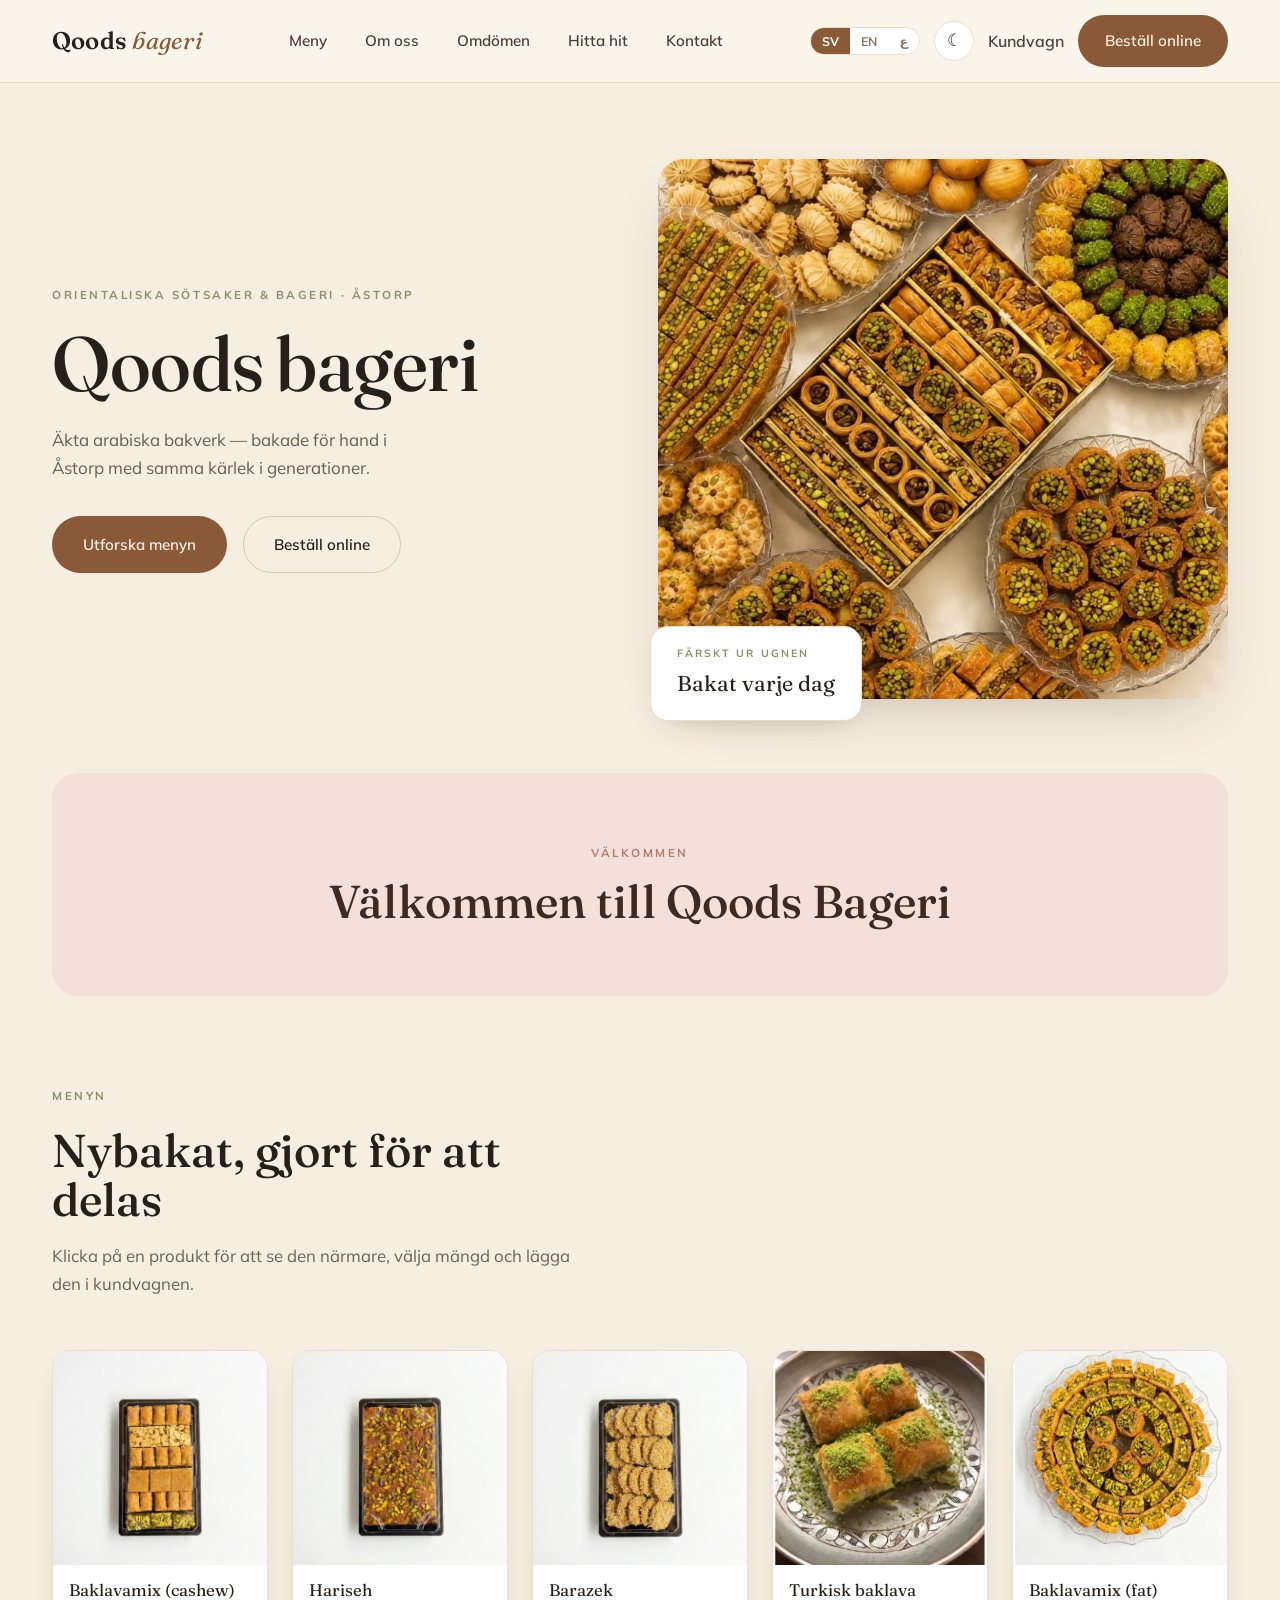
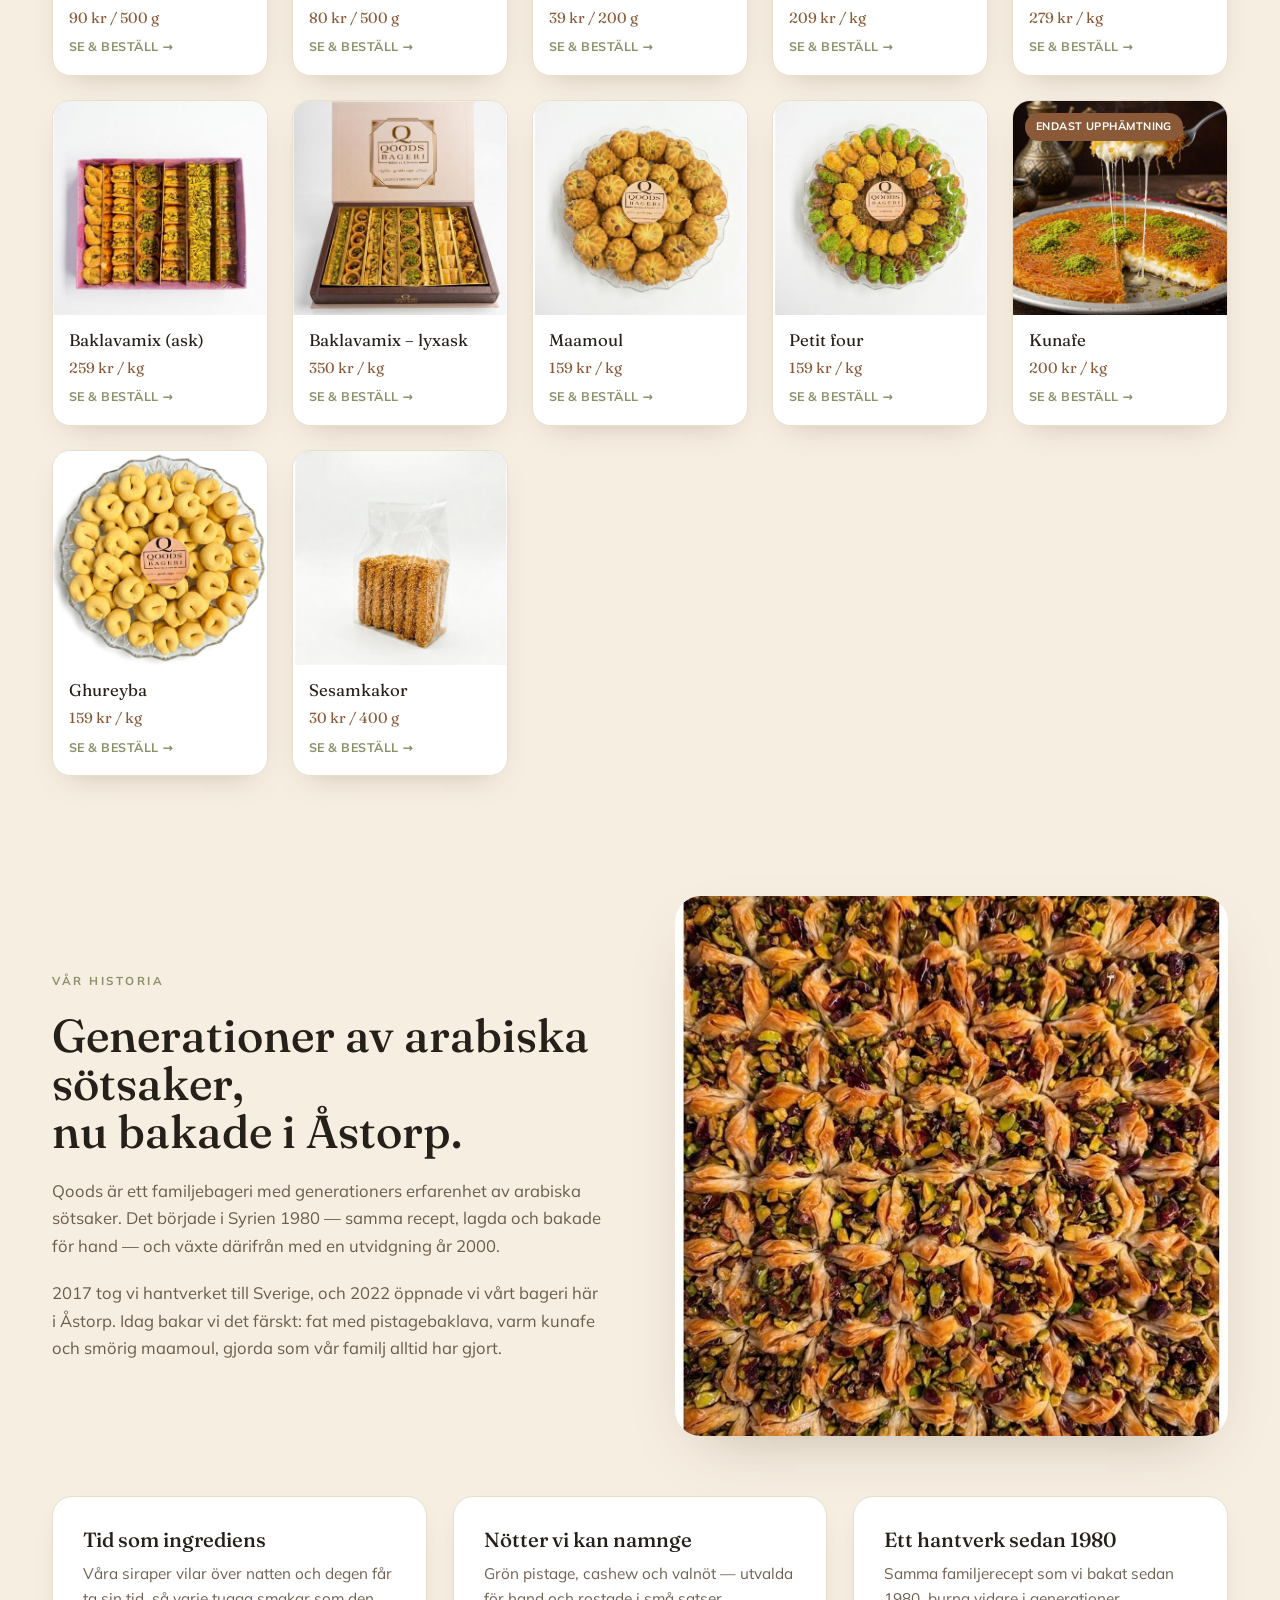
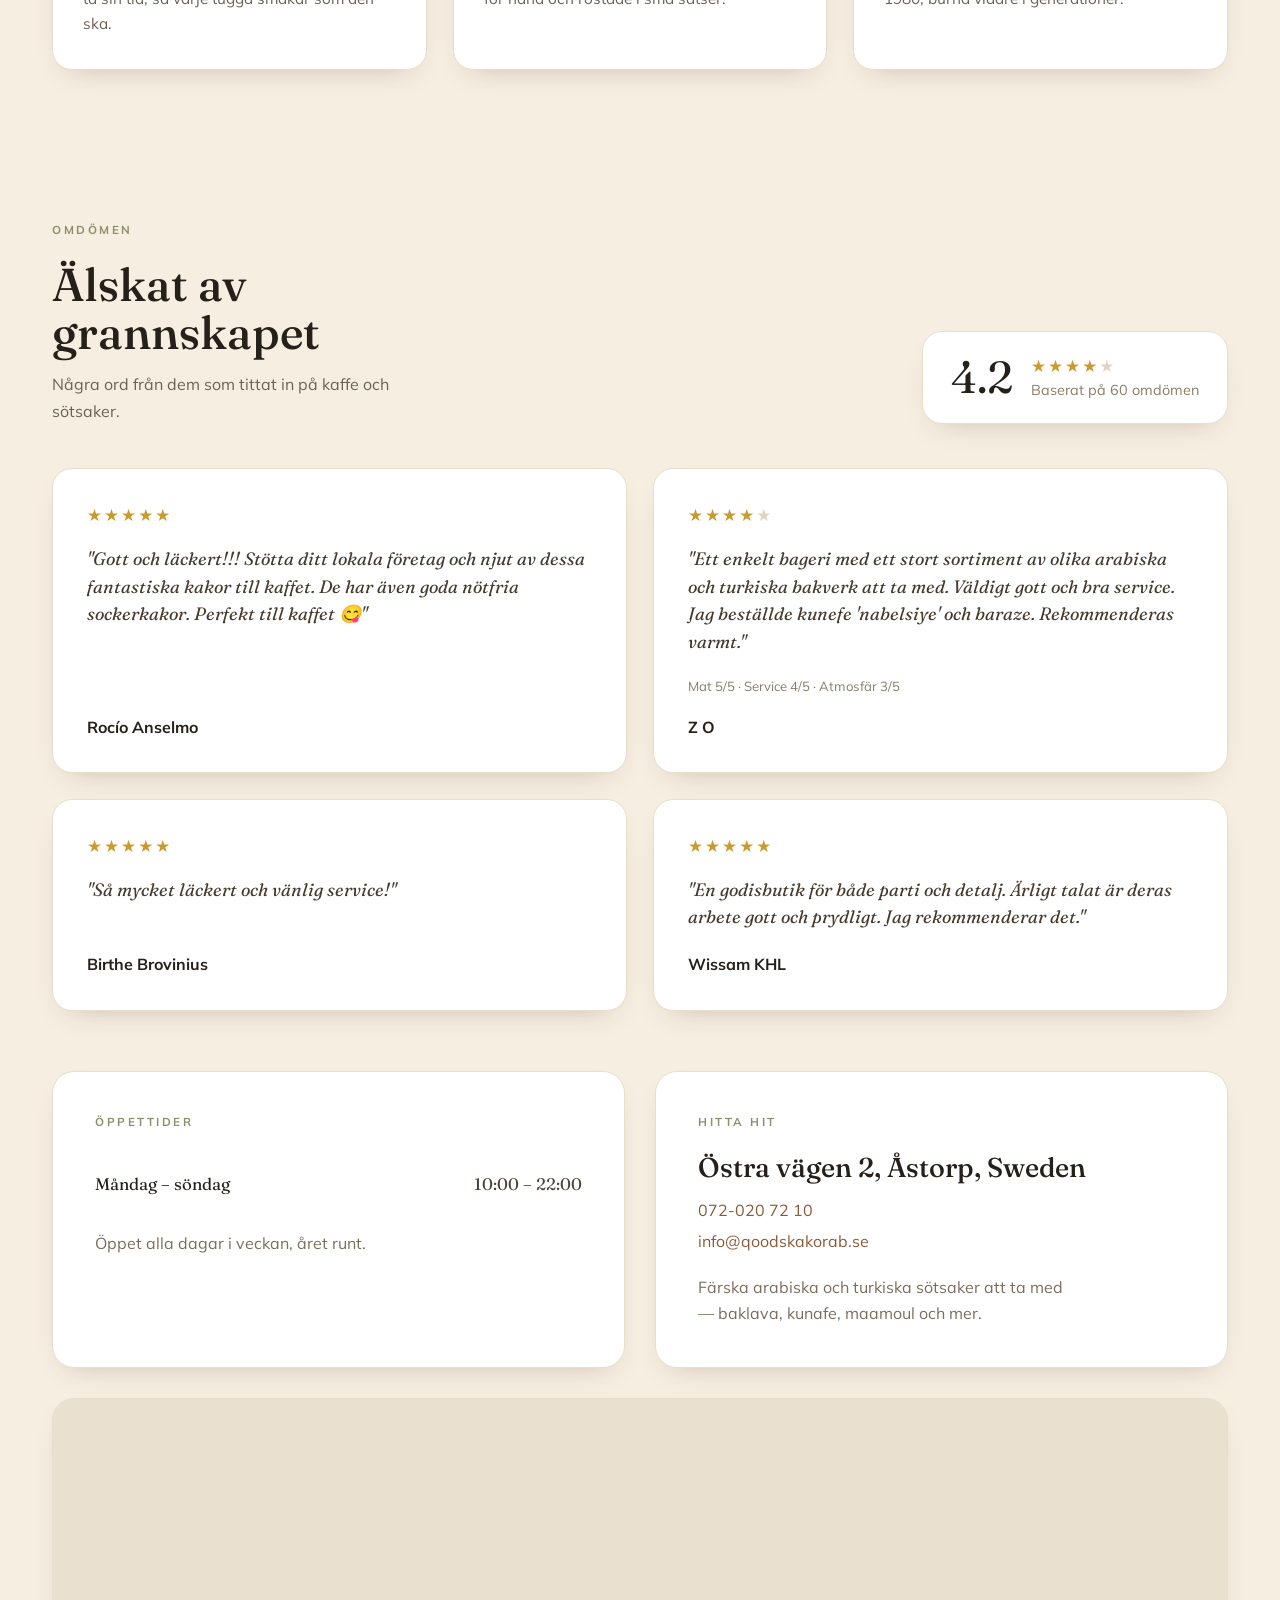
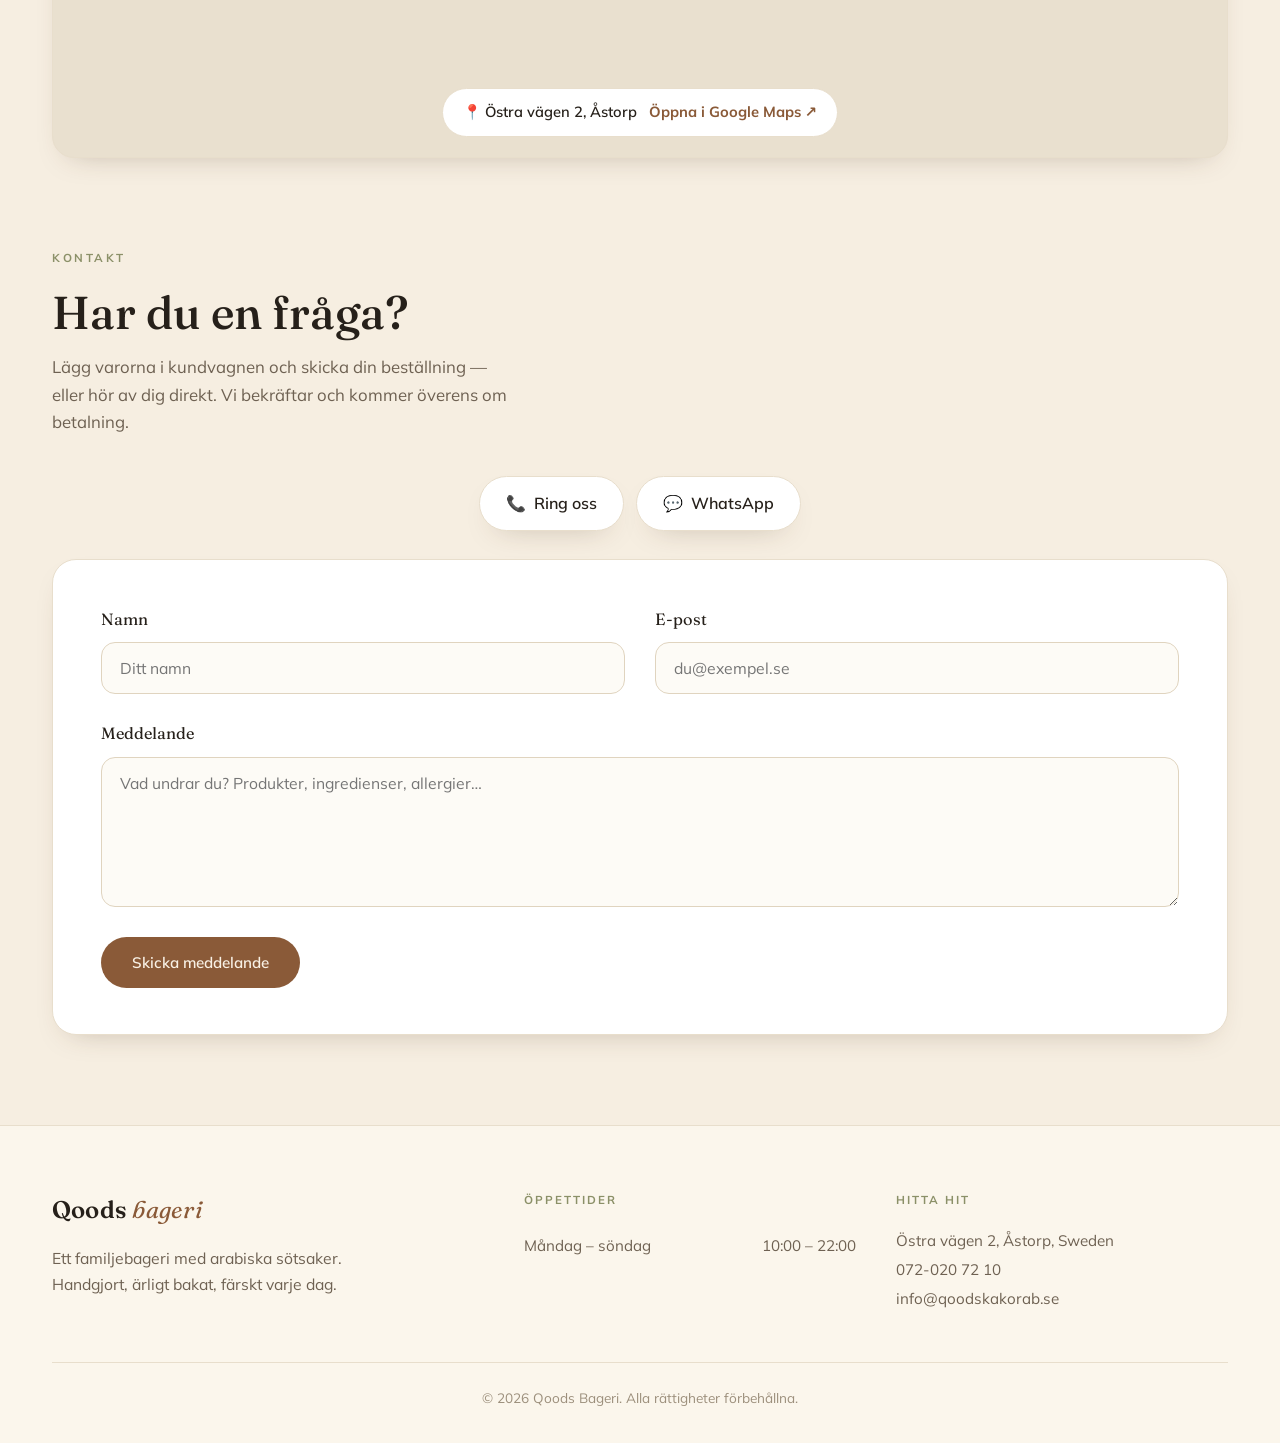
<file: index.html>
<!doctype html>
<html lang="sv">
<head>
<meta charset="utf-8">
<meta name="viewport" content="width=device-width, initial-scale=1">
<title>Qoods bageri</title>
<meta name="description" content="Qoods bageri i Åstorp – färska arabiska och turkiska sötsaker: baklava, kunafe, maamoul och mer. Handgjort och bakat varje dag.">
<link rel="icon" href="favicon.ico" sizes="48x48">
<link rel="icon" type="image/png" sizes="32x32" href="favicon-32.png">
<link rel="apple-touch-icon" href="apple-touch-icon.png">
<meta property="og:title" content="Qoods bageri">
<meta property="og:description" content="Färska arabiska och turkiska sötsaker i Åstorp – baklava, kunafe, maamoul och mer.">
<meta property="og:type" content="website">
<meta property="og:url" content="https://qoodskakorab.se/">
<meta property="og:image" content="https://qoodskakorab.se/img/hero-sweets.jpg">
<meta name="theme-color" content="#8A5A38">
<script>try{var th=localStorage.getItem('qoods_theme')||'light';document.documentElement.setAttribute('data-theme',th);var lg=localStorage.getItem('qoods_lang')||'sv';document.documentElement.lang=lg;document.documentElement.dir=lg==='ar'?'rtl':'ltr';}catch(e){}</script>
<link rel="preconnect" href="https://fonts.googleapis.com">
<link rel="preconnect" href="https://fonts.gstatic.com" crossorigin>
<link href="https://fonts.googleapis.com/css2?family=Fraunces:ital,opsz,wght@0,9..144,400;0,9..144,500;0,9..144,600;1,9..144,400;1,9..144,500&family=Mulish:wght@400;500;600;700&family=Amiri:wght@400;700&family=Tajawal:wght@400;500;700&display=swap" rel="stylesheet">
<link rel="stylesheet" href="styles.css">
</head>
<body>

<!-- HEADER -->
<header>
  <div class="wrap nav">
    <a href="index.html" class="logo"><b>Qoods</b> <span>bageri</span></a>
    <nav class="nav-links">
      <a href="#menu" data-i18n="nav.menu">Meny</a>
      <a href="#about" data-i18n="nav.about">Om oss</a>
      <a href="#reviews" data-i18n="nav.reviews">Omdömen</a>
      <a href="#visit" data-i18n="nav.visit">Hitta hit</a>
      <a href="#contact" data-i18n="nav.contact">Kontakt</a>
    </nav>
    <div class="nav-right">
      <div class="lang-switch">
        <button data-lang="sv" onclick="setLang('sv')">SV</button>
        <button data-lang="en" onclick="setLang('en')">EN</button>
        <button data-lang="ar" onclick="setLang('ar')">ع</button>
      </div>
      <button class="theme-toggle" data-theme-toggle onclick="toggleTheme()" aria-label="Theme">☾</button>
      <a href="cart.html" class="cart-link"><span data-i18n="nav.cart">Kundvagn</span> <span class="cart-badge" data-cart-count>0</span></a>
      <a href="#menu" class="btn btn-primary nav-cta" style="padding:12px 26px" data-i18n="nav.order">Beställ online</a>
    </div>
  </div>
</header>

<!-- HERO -->
<section class="hero">
  <div class="wrap hero-grid">
    <div>
      <div class="eyebrow" data-i18n="hero.eyebrow">Orientaliska sötsaker &amp; bageri · Åstorp</div>
      <h1 class="brand-name display" data-i18n="hero.brand">Qoods bageri</h1>
      <p class="lead" data-i18n="hero.tagline">Ett familjebageri byggt på tålamod — handrullad filodeg, klarnat smör och pistage vi väljer för hand.</p>
      <div class="hero-actions">
        <a href="#menu" class="btn btn-primary" data-i18n="hero.explore">Utforska menyn</a>
        <a href="#menu" class="btn btn-ghost" data-i18n="hero.order">Beställ online</a>
      </div>
    </div>
    <div class="hero-media">
      <img src="img/hero-sweets.jpg" alt="Assorted oriental sweets — baklava, ma'amoul and pistachio pastries on trays">
      <div class="float-card">
        <div class="k" data-i18n="hero.oven_k">Färskt ur ugnen</div>
        <div class="v" data-i18n="hero.oven_v">Bakat varje dag</div>
      </div>
    </div>
  </div>
</section>

<!-- WELCOME BAND -->
<section class="special">
  <div class="wrap">
    <div class="special-band">
      <div class="eyebrow" data-i18n="welcome.eyebrow">Välkommen</div>
      <h2 data-i18n="welcome.title">Välkommen till Qoods Bakery</h2>
    </div>
  </div>
</section>

<!-- MENU / SHOP GRID -->
<section class="menu" id="menu">
  <div class="wrap">
    <div class="menu-head">
      <div class="eyebrow" data-i18n="menu.eyebrow">Menyn</div>
      <h2 class="section" data-i18n="menu.title">Nybakat, gjort för att delas</h2>
      <p data-i18n="menu.sub">Klicka på en produkt för att se den närmare, välj hur många kilo du vill ha och lägg den i kundvagnen.</p>
    </div>
    <div class="product-grid" id="productGrid"></div>
  </div>
</section>

<!-- ABOUT -->
<section class="about" id="about">
  <div class="wrap">
    <div class="about-grid">
      <div>
        <div class="eyebrow" data-i18n="about.eyebrow">Vår historia</div>
        <h2 class="section" data-i18n="about.title">Generationer av arabiska sötsaker,<br>nu bakade i Åstorp.</h2>
        <p data-i18n="about.p1">Qoods är ett familjebageri med generationers erfarenhet av arabiska sötsaker. Det började med vårt eget bageri i Syrien 2004 — samma recept, lagda och bakade för hand.</p>
        <p data-i18n="about.p2">2018 tog vi hantverket till Sverige. Idag bakar vi det färskt här i Åstorp: fat med pistagebaklava, varm kunafa och smörig ma'amoul, gjorda som vår familj alltid har gjort.</p>
      </div>
      <div class="about-media">
        <img src="img/about-baklava.jpg" alt="Close-up of freshly cut pistachio baklava">
      </div>
    </div>

    <div class="features">
      <div class="feature"><h3 data-i18n="feat1.h">Tid som ingrediens</h3><p data-i18n="feat1.p">Våra siraper vilar över natten och degen får ta sin tid, så varje tugga smakar som den ska.</p></div>
      <div class="feature"><h3 data-i18n="feat2.h">Nötter vi kan namnge</h3><p data-i18n="feat2.p">Grön pistage, cashew och valnöt — utvalda för hand och rostade i små satser.</p></div>
      <div class="feature"><h3 data-i18n="feat3.h">Inget slängs</h3><p data-i18n="feat3.p">Det vi inte säljer färskt blir smulor och godsaker för grannskapet.</p></div>
    </div>
  </div>
</section>

<!-- REVIEWS -->
<section class="reviews" id="reviews">
  <div class="wrap">
    <div class="reviews-head">
      <div class="htext">
        <div class="eyebrow" data-i18n="reviews.eyebrow">Omdömen</div>
        <h2 class="section" data-i18n="reviews.title">Älskat av grannskapet</h2>
        <p data-i18n="reviews.sub">Några ord från dem som tittat in på kaffe och sötsaker.</p>
      </div>
      <div class="rating-badge">
        <div class="num">4.2</div>
        <div>
          <div class="stars">★★★★<span class="off">★</span></div>
          <div class="meta" data-i18n="reviews.based">Baserat på 60 omdömen</div>
        </div>
      </div>
    </div>
    <div class="review-grid">
      <div class="review-card">
        <div class="stars">★★★★★</div>
        <p class="quote" data-i18n="rev1"></p>
        <div class="who">Rocío Anselmo</div>
      </div>
      <div class="review-card">
        <div class="stars">★★★★<span class="off">★</span></div>
        <p class="quote" data-i18n="rev2"></p>
        <div class="subratings" data-i18n="rev2.sub">Mat 5/5 · Service 4/5 · Atmosfär 3/5</div>
        <div class="who">Z O</div>
      </div>
      <div class="review-card">
        <div class="stars">★★★★★</div>
        <p class="quote" data-i18n="rev3"></p>
        <div class="who">Birthe Brovinius</div>
      </div>
      <div class="review-card">
        <div class="stars">★★★★★</div>
        <p class="quote" data-i18n="rev4"></p>
        <div class="who">Wissam KHL</div>
      </div>
    </div>
  </div>
</section>

<!-- VISIT -->
<section class="visit" id="visit">
  <div class="wrap">
    <div class="visit-grid">
      <div class="panel">
        <div class="eyebrow" data-i18n="visit.hours_eyebrow">Öppettider</div>
        <div class="hours-row"><span class="day" data-i18n="visit.hours_days">Måndag – söndag</span><span class="time">10:00 – 22:00</span></div>
        <p class="note" style="margin-top:14px" data-i18n="visit.hours_note">Öppet alla dagar i veckan, året runt.</p>
      </div>
      <div class="panel">
        <div class="eyebrow" data-i18n="visit.find_eyebrow">Hitta hit</div>
        <h3>Östra vägen 2, Åstorp, Sweden</h3>
        <div class="contact-line"><a href="tel:+46720207210">072-020 72 10</a></div>
        <div class="contact-line"><a href="mailto:info@qoodskakorab.se">info@qoodskakorab.se</a></div>
        <p class="note" data-i18n="visit.find_note">Färska arabiska och turkiska sötsaker att ta med — baklava, kunafa, ma'amoul och mer.</p>
      </div>
    </div>
    <div class="map">
      <iframe class="map-embed" src="https://maps.google.com/maps?q=%C3%96stra%20v%C3%A4gen%202%2C%20%C3%85storp&z=14&output=embed" loading="lazy" referrerpolicy="no-referrer-when-downgrade" title="Karta"></iframe>
      <div class="map-overlay">
        <a class="map-badge" href="https://www.google.com/maps/search/?api=1&query=%C3%96stra+v%C3%A4gen+2%2C+%C3%85storp" target="_blank" rel="noopener">📍 Östra vägen 2, Åstorp <span class="cta" data-i18n="visit.directions">Öppna i Google Maps ↗</span></a>
      </div>
    </div>
  </div>
</section>

<!-- CONTACT -->
<section class="contact" id="contact">
  <div class="wrap">
    <div class="contact-head">
      <div class="eyebrow" data-i18n="contact.eyebrow">Kontakt &amp; beställningar</div>
      <h2 class="section" data-i18n="contact.title">Kom förbi, eller berätta vad du behöver</h2>
      <p data-i18n="order.sub">Lägg varorna i kundvagnen och skicka din beställning — eller hör av dig direkt. Vi bekräftar och kommer överens om betalning.</p>
    </div>
    <div class="order-channels">
      <a href="tel:+46720207210">📞 <span data-i18n="order.call">Ring oss</span></a>
      <a href="https://wa.me/46720207210" target="_blank" rel="noopener">💬 <span data-i18n="order.whatsapp">WhatsApp</span></a>
    </div>
    <div class="form-card">
      <form id="contactForm">
        <div class="form-grid">
          <div class="field"><label data-i18n="form.name">Namn</label><input id="cName" type="text" data-i18n-ph="form.name_ph" placeholder="Ditt namn"></div>
          <div class="field"><label data-i18n="form.email">E-post</label><input id="cEmail" type="email" data-i18n-ph="form.email_ph" placeholder="du@exempel.se"></div>
          <div class="field full"><label data-i18n="form.details">Meddelande</label><textarea id="cMsg" data-i18n-ph="form.details_ph" placeholder="Vad undrar du?"></textarea></div>
        </div>
        <div class="form-actions"><button class="btn btn-primary" type="submit" data-i18n="form.send">Skicka meddelande</button></div>
        <div id="contactMsg" style="margin-top:14px;color:#4e8a3f;font-weight:600;font-size:.98rem" hidden></div>
      </form>
    </div>
  </div>
</section>

<!-- FOOTER -->
<footer>
  <div class="wrap">
    <div class="foot-grid">
      <div class="foot-brand">
        <div class="logo"><b>Qoods</b> <span>bageri</span></div>
        <p data-i18n="foot.tagline">Ett familjebageri med arabiska sötsaker. Handgjort, ärligt bakat, färskt varje dag.</p>
      </div>
      <div class="foot-col">
        <h4 data-i18n="foot.hours_h">Öppettider</h4>
        <div class="foot-row"><span data-i18n="visit.hours_days">Måndag – söndag</span><span>10:00 – 22:00</span></div>
      </div>
      <div class="foot-col">
        <h4 data-i18n="foot.visit_h">Hitta hit</h4>
        <div class="foot-text" style="font-size:.95rem;line-height:1.9">Östra vägen 2, Åstorp, Sweden<br>072-020 72 10<br>info@qoodskakorab.se</div>
      </div>
    </div>
    <div class="foot-bottom" data-i18n="foot.rights">© 2026 Qoods Bakery. Alla rättigheter förbehållna.</div>
  </div>
</footer>

<script src="i18n.js"></script>
<script src="data.js"></script>
<script>
  const grid = document.getElementById("productGrid");
  const priceLabel = p => p.type === "kg" ? `${p.price} ${t('product.per_kg')}` : `${p.price} kr / ${p.weight}`;
  function renderGrid(){
    grid.innerHTML = PRODUCTS.map(p => `
      <a class="pcard" href="product.html?id=${p.id}">
        <div class="thumb"><img src="${p.img}" alt="${pName(p.id)}">${p.pickupOnly ? `<span class="pbadge">${t('badge.pickup')}</span>` : ""}</div>
        <div class="pbody">
          <div class="pname">${pName(p.id)}</div>
          <div class="pprice">${priceLabel(p)}</div>
          <div class="pview">${t('product.view')}</div>
        </div>
      </a>`).join("");
  }
  window.onLangApplied = renderGrid;
  renderGrid();

  // Contact form -> sends the question to the shop's inbox via the Google Apps Script engine
  const QUESTION_ENDPOINT = "https://script.google.com/macros/s/AKfycbyaX1scCbF4Dig7rfl11uTkEolnfDkJdi3D6M7omLjwk74sqo_WmcFFSt4JvXE0aiMM4g/exec";
  const cf = document.getElementById("contactForm");
  if (cf) cf.addEventListener("submit", e => {
    e.preventDefault();
    const name = (document.getElementById("cName").value || "").trim();
    const email = (document.getElementById("cEmail").value || "").trim();
    const msg = (document.getElementById("cMsg").value || "").trim();
    const btn = cf.querySelector('button[type="submit"]');
    const note = document.getElementById("contactMsg");
    if (!name || !email || !msg){ note.hidden = false; note.style.color = "#b06a52"; note.textContent = t('co.required'); return; }
    if (btn){ btn.disabled = true; btn.textContent = t('form.sending'); }
    fetch(QUESTION_ENDPOINT, {
      method: "POST", mode: "no-cors",
      headers: { "Content-Type": "text/plain;charset=utf-8" },
      body: JSON.stringify({ type: "question", name, email, message: msg })
    }).finally(() => {
      cf.reset();
      note.hidden = false; note.style.color = "#4e8a3f"; note.textContent = t('form.sent');
      if (btn){ btn.disabled = false; btn.textContent = t('form.send'); }
    });
  });
</script>
</body>
</html>
</file>
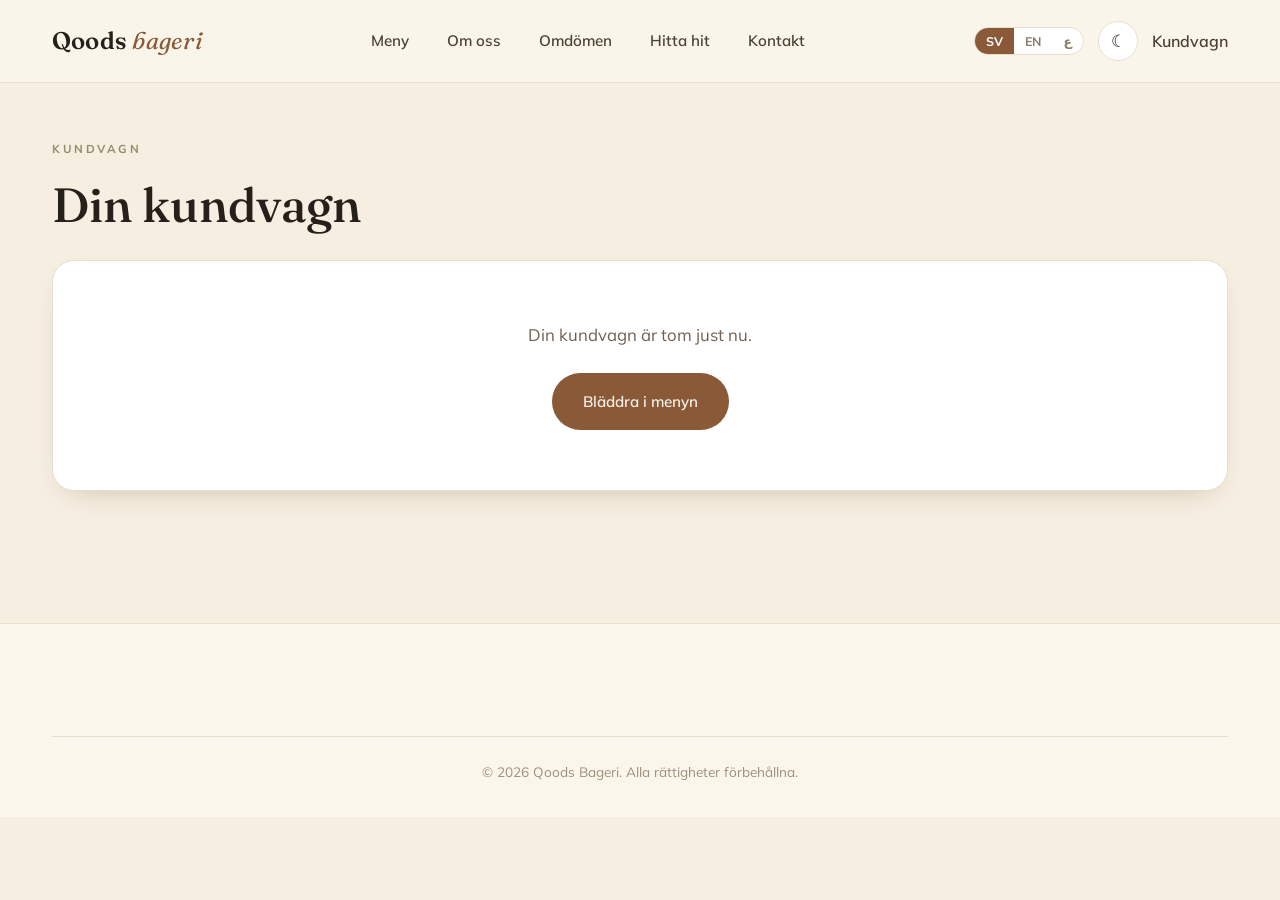
<file: cart.html>
<!doctype html>
<html lang="sv">
<head>
<meta charset="utf-8">
<meta name="viewport" content="width=device-width, initial-scale=1">
<title>Kundvagn – Qoods bageri</title>
<link rel="icon" href="favicon.ico" sizes="48x48">
<link rel="icon" type="image/png" sizes="32x32" href="favicon-32.png">
<link rel="apple-touch-icon" href="apple-touch-icon.png">
<meta name="theme-color" content="#8A5A38">
<script>try{var th=localStorage.getItem('qoods_theme')||'light';document.documentElement.setAttribute('data-theme',th);var lg=localStorage.getItem('qoods_lang')||'sv';document.documentElement.lang=lg;document.documentElement.dir=lg==='ar'?'rtl':'ltr';}catch(e){}</script>
<link rel="preconnect" href="https://fonts.googleapis.com">
<link rel="preconnect" href="https://fonts.gstatic.com" crossorigin>
<link href="https://fonts.googleapis.com/css2?family=Fraunces:ital,opsz,wght@0,9..144,400;0,9..144,500;0,9..144,600;1,9..144,400;1,9..144,500&family=Mulish:wght@400;500;600;700&family=Amiri:wght@400;700&family=Tajawal:wght@400;500;700&display=swap" rel="stylesheet">
<link rel="stylesheet" href="styles.css">
</head>
<body>

<header>
  <div class="wrap nav">
    <a href="index.html" class="logo"><b>Qoods</b> <span>bageri</span></a>
    <nav class="nav-links">
      <a href="index.html#menu" data-i18n="nav.menu">Meny</a>
      <a href="index.html#about" data-i18n="nav.about">Om oss</a>
      <a href="index.html#reviews" data-i18n="nav.reviews">Omdömen</a>
      <a href="index.html#visit" data-i18n="nav.visit">Hitta hit</a>
      <a href="index.html#contact" data-i18n="nav.contact">Kontakt</a>
    </nav>
    <div class="nav-right">
      <div class="lang-switch">
        <button data-lang="sv" onclick="setLang('sv')">SV</button>
        <button data-lang="en" onclick="setLang('en')">EN</button>
        <button data-lang="ar" onclick="setLang('ar')">ع</button>
      </div>
      <button class="theme-toggle" data-theme-toggle onclick="toggleTheme()" aria-label="Theme">☾</button>
      <a href="cart.html" class="cart-link"><span data-i18n="nav.cart">Kundvagn</span> <span class="cart-badge" data-cart-count>0</span></a>
    </div>
  </div>
</header>

<section class="cartpage">
  <div class="wrap">
    <div class="eyebrow" data-i18n="cart.eyebrow">Kundvagn</div>
    <h1 data-i18n="cart.title">Din kundvagn</h1>
    <div id="cartRoot"></div>
  </div>
</section>

<footer>
  <div class="wrap"><div class="foot-bottom" data-i18n="foot.rights">© 2026 Qoods Bakery. Alla rättigheter förbehållna.</div></div>
</footer>

<script src="i18n.js"></script>
<script src="data.js"></script>
<script>
  const root = document.getElementById("cartRoot");
  const fmt = n => (Math.round(n * 100) / 100).toLocaleString("sv-SE");
  const getQty = id => { const e = getCart().find(x=>x.id===id); const p=productById(id); return e ? e.qty : minQty(p); };
  const priceLabel = p => p.type === "kg" ? `${p.price} ${t('product.per_kg')}` : `${p.price} kr / ${p.weight}`;
  const qtyLabel = (p, q) => p.type === "kg" ? `${fmt(q)} ${t('unit.kg')}` : `× ${q}`;

  function render(){
    const cart = getCart();
    if (!cart.length){
      root.innerHTML = `
        <div class="cart-empty">
          <p>${t('cart.empty')}</p>
          <a class="btn btn-primary" href="index.html#menu">${t('cart.browse')}</a>
        </div>`;
      return;
    }
    const rows = cart.map(item => {
      const p = productById(item.id);
      if (!p) return "";
      return `
        <div class="cart-item">
          <img src="${p.img}" alt="${pName(p.id)}">
          <div>
            <div class="ci-name">${pName(p.id)}</div>
            <div class="ci-price">${priceLabel(p)}</div>
            <div class="ci-controls">
              <div class="mini-stepper">
                <button data-dec="${p.id}">–</button>
                <span>${qtyLabel(p, item.qty)}</span>
                <button data-inc="${p.id}">+</button>
              </div>
              <button class="ci-remove" data-remove="${p.id}">${t('cart.remove')}</button>
            </div>
          </div>
          <div class="ci-total">${fmt(lineTotal(p, item.qty))} kr</div>
        </div>`;
    }).join("");

    const subtotal = cartSubtotal();
    root.innerHTML = `
      <div class="cart-layout">
        <div>${rows}</div>
        <div class="summary">
          <h3>${t('cart.summary')}</h3>
          <div class="sum-row"><span>${t('cart.items')}</span><span>${cart.length}</span></div>
          <div class="sum-row"><span>${t('cart.subtotal')}</span><span>${fmt(subtotal)} kr</span></div>
          <div class="sum-row total"><span>${t('cart.total')}</span><span>${fmt(subtotal)} kr</span></div>
          <a class="btn btn-primary" href="checkout.html" style="width:100%">${t('cart.request')}</a>
          <div class="fineprint">${t('cart.fineprint')}</div>
        </div>
      </div>`;

    root.querySelectorAll("[data-inc]").forEach(b => b.onclick = () => { const p=productById(b.dataset.inc); setQty(p.id, getQty(p.id)+stepQty(p)); render(); });
    root.querySelectorAll("[data-dec]").forEach(b => b.onclick = () => { const p=productById(b.dataset.dec); setQty(p.id, getQty(p.id)-stepQty(p)); render(); });
    root.querySelectorAll("[data-remove]").forEach(b => b.onclick = () => { removeFromCart(b.dataset.remove); render(); });
  }

  window.onLangApplied = render;
  render();
</script>
</body>
</html>
</file>
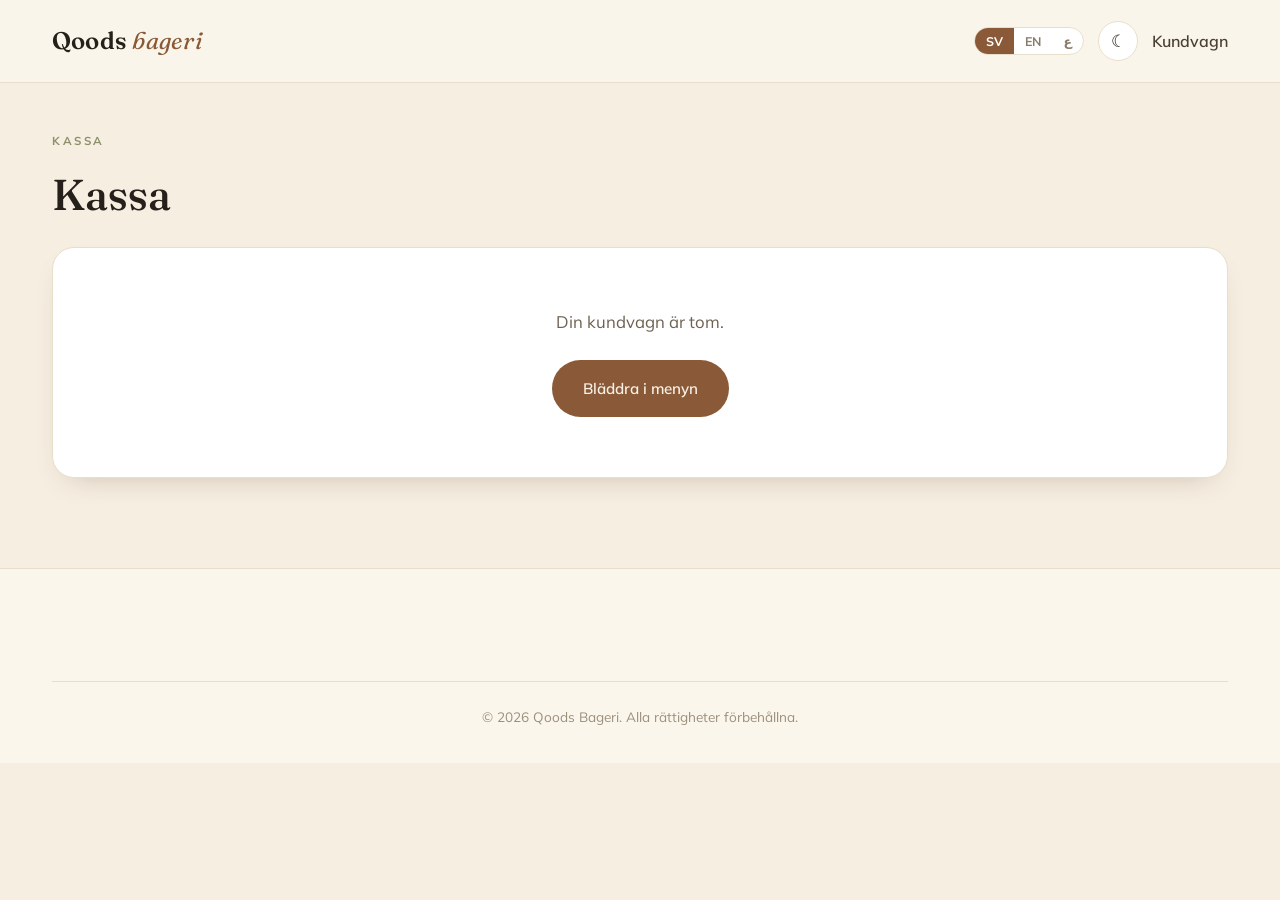
<file: checkout.html>
<!doctype html>
<html lang="sv">
<head>
<meta charset="utf-8">
<meta name="viewport" content="width=device-width, initial-scale=1">
<title>Kassa – Qoods bageri</title>
<link rel="icon" href="favicon.ico" sizes="48x48">
<link rel="icon" type="image/png" sizes="32x32" href="favicon-32.png">
<link rel="apple-touch-icon" href="apple-touch-icon.png">
<meta name="theme-color" content="#8A5A38">
<script>try{var th=localStorage.getItem('qoods_theme')||'light';document.documentElement.setAttribute('data-theme',th);var lg=localStorage.getItem('qoods_lang')||'sv';document.documentElement.lang=lg;document.documentElement.dir=lg==='ar'?'rtl':'ltr';}catch(e){}</script>
<link rel="preconnect" href="https://fonts.googleapis.com">
<link rel="preconnect" href="https://fonts.gstatic.com" crossorigin>
<link href="https://fonts.googleapis.com/css2?family=Fraunces:ital,opsz,wght@0,9..144,400;0,9..144,500;0,9..144,600;1,9..144,400;1,9..144,500&family=Mulish:wght@400;500;600;700&family=Amiri:wght@400;700&family=Tajawal:wght@400;500;700&display=swap" rel="stylesheet">
<link rel="stylesheet" href="styles.css">
<style>
  .checkout{padding:48px 0 90px}
  .checkout h1{font-family:var(--serif);font-weight:500;font-size:clamp(2rem,4vw,2.7rem);color:var(--ink);margin-bottom:30px}
  .co-section{margin-top:30px}
  .co-h{font-family:var(--serif);font-weight:500;font-size:1.3rem;color:var(--ink);margin-bottom:16px}
  .opt-list{display:flex;flex-direction:column;gap:12px}
  .opt{display:flex;align-items:center;gap:14px;border:1px solid var(--line);border-radius:14px;padding:15px 18px;cursor:pointer;background:var(--card);transition:.15s}
  .opt:hover{border-color:var(--brown)}
  .opt.sel{border-color:var(--brown);box-shadow:0 0 0 2px rgba(138,90,56,.14)}
  .opt input{width:18px;height:18px;accent-color:var(--brown);flex:0 0 auto;margin:0}
  .opt .otext{display:flex;flex-direction:column;gap:2px}
  .opt .ot{font-family:var(--serif);color:var(--ink);font-size:1.05rem}
  .opt .od{font-size:.86rem;color:var(--body)}
  .opt .oprice{margin-inline-start:auto;font-family:var(--serif);color:var(--brown);white-space:nowrap;font-size:1rem}
  #addrBox{margin-top:14px}
  .co-line{display:flex;justify-content:space-between;gap:16px;padding:9px 0;font-size:.98rem}
  .co-line .n{color:var(--body)} .co-line .v{font-family:var(--serif);color:var(--ink);white-space:nowrap;font-variant-numeric:tabular-nums}
  .co-items{border-top:1px solid var(--line);border-bottom:1px solid var(--line);padding:4px 0;margin:8px 0 6px}
  .co-total{display:flex;justify-content:space-between;padding-top:12px;margin-top:6px;border-top:2px solid var(--line);font-family:var(--serif);font-size:1.3rem;color:var(--ink)}
  .co-vat{display:flex;justify-content:space-between;padding-top:6px;font-size:.86rem;color:#9a8b76}
  :root[data-theme="dark"] .co-vat{color:#a99a86}
  .co-err{color:#b06a52;font-weight:600;font-size:.92rem;margin-top:16px;min-height:1.2em}
  .co-paynote{color:var(--body);font-size:.95rem;line-height:1.7;margin-bottom:14px}
  .co-channels{display:flex;gap:12px;flex-wrap:wrap}
  .co-channels a{display:inline-flex;align-items:center;gap:8px;border:1px solid var(--line);border-radius:12px;padding:12px 18px;color:var(--ink);font-weight:600;background:var(--card);text-decoration:none;transition:.15s}
  .co-channels a:hover{border-color:var(--brown);color:var(--brown)}
  .co-shipnote{margin-top:14px;padding:12px 15px;background:var(--cream-top);border:1px solid var(--line);border-radius:12px;color:var(--body);font-size:.9rem;line-height:1.6}
  :root[data-theme="dark"] .co-shipnote{background:rgba(255,255,255,.04)}
</style>
</head>
<body>

<header>
  <div class="wrap nav">
    <a href="index.html" class="logo"><b>Qoods</b> <span>bageri</span></a>
    <div class="nav-right">
      <div class="lang-switch">
        <button data-lang="sv" onclick="setLang('sv')">SV</button>
        <button data-lang="en" onclick="setLang('en')">EN</button>
        <button data-lang="ar" onclick="setLang('ar')">ع</button>
      </div>
      <button class="theme-toggle" data-theme-toggle onclick="toggleTheme()" aria-label="Theme">☾</button>
      <a href="cart.html" class="cart-link"><span data-i18n="nav.cart">Kundvagn</span> <span class="cart-badge" data-cart-count>0</span></a>
    </div>
  </div>
</header>

<section class="checkout">
  <div class="wrap">
    <div class="eyebrow" data-i18n="co.title">Kassa</div>
    <h1 data-i18n="co.title">Kassa</h1>
    <div id="coRoot"></div>
  </div>
</section>

<footer>
  <div class="wrap"><div class="foot-bottom" data-i18n="foot.rights">© 2026 Qoods Bageri. Alla rättigheter förbehållna.</div></div>
</footer>

<script src="i18n.js"></script>
<script src="data.js"></script>
<script>
  const root = document.getElementById("coRoot");
  // Orders are emailed to the shop inbox via the Google Apps Script engine (no online payment).
  const ORDER_ENDPOINT = "https://script.google.com/macros/s/AKfycbyaX1scCbF4Dig7rfl11uTkEolnfDkJdi3D6M7omLjwk74sqo_WmcFFSt4JvXE0aiMM4g/exec";
  const fmt = n => (Math.round(n * 100) / 100).toLocaleString("sv-SE");
  const emailOk = e => /^[^\s@]+@[^\s@]+\.[^\s@]+$/.test(e);
  function nextOrderNo(){ let n = (parseInt(localStorage.getItem("qoods_order_no") || "1000", 10) || 1000) + 1; localStorage.setItem("qoods_order_no", n); return n; }

  function render(){
    const cart = getCart();
    document.querySelector('.checkout h1').textContent = t('co.title');
    if (!cart.length){
      root.innerHTML = `<div class="cart-empty"><p>${t('co.empty')}</p><a class="btn btn-primary" href="index.html#menu">${t('cart.browse')}</a></div>`;
      return;
    }

    let subtotal = 0;
    const itemRows = cart.map(it => {
      const p = productById(it.id); if(!p) return "";
      const lt = lineTotal(p, it.qty); subtotal += lt;
      const q = p.type === "kg" ? `${fmt(it.qty)} kg` : `${it.qty} ×`;
      return `<div class="co-line"><span class="n">${q} ${pName(p.id)}</span><span class="v">${fmt(lt)} kr</span></div>`;
    }).join("");

    root.innerHTML = `
      <div class="cart-layout">
        <div class="form-card">
          <div class="co-section" style="margin-top:0">
            <div class="co-h">${t('co.your_details')}</div>
            <div class="form-grid">
              <div class="field"><label>${t('form.name')}</label><input id="coName" type="text" placeholder="${t('form.name_ph')}"></div>
              <div class="field"><label>${t('form.phone')}</label><input id="coPhone" type="tel" placeholder="${t('form.phone_ph')}"></div>
              <div class="field full"><label>${t('form.email')}</label><input id="coEmail" type="email" placeholder="${t('form.email_ph')}"></div>
            </div>
          </div>

          <div class="co-section">
            <div class="co-h">${t('co.method')}</div>
            <div class="opt-list">
              <label class="opt sel" data-method="pickup">
                <input type="radio" name="delivery" value="pickup" checked>
                <span class="otext"><span class="ot">${t('co.pickup_opt')}</span><span class="od">${t('co.pickup_opt_desc')}</span></span>
                <span class="oprice">${t('co.free')}</span>
              </label>
              <label class="opt" data-method="post">
                <input type="radio" name="delivery" value="post">
                <span class="otext"><span class="ot">${t('co.post_opt')}</span><span class="od">${t('co.post_opt_desc')}</span></span>
                <span class="oprice">${t('co.ship_calc')}</span>
              </label>
            </div>
            <p class="co-shipnote" id="shipNote" hidden>${t('co.ship_note')}</p>
            <div id="addrBox" hidden>
              <div class="form-grid">
                <div class="field full"><label>${t('co.street')}</label><input id="coStreet" type="text"></div>
                <div class="field"><label>${t('co.postcode')}</label><input id="coZip" type="text"></div>
                <div class="field"><label>${t('co.city')}</label><input id="coCity" type="text"></div>
              </div>
            </div>
          </div>

          <div class="co-section">
            <div class="co-h">${t('order.title')}</div>
            <p class="co-paynote">${t('co.payment_info')}</p>
            <div class="co-channels">
              <a href="tel:+46720207210">📞 ${t('order.call')}</a>
              <a href="https://wa.me/46720207210" target="_blank" rel="noopener">💬 ${t('order.whatsapp')}</a>
            </div>
          </div>

          <div class="co-err" id="coErr"></div>
        </div>

        <div class="summary">
          <h3>${t('co.summary')}</h3>
          <div class="co-items">${itemRows}</div>
          <div class="co-line"><span class="n">${t('cart.subtotal')}</span><span class="v">${fmt(subtotal)} kr</span></div>
          <div class="co-line"><span class="n">${t('ty.shipping')}</span><span class="v" id="shipVal"></span></div>
          <div class="co-total"><span>${t('ty.total')}</span><span id="totalVal"></span></div>
          <div class="co-vat"><span>${t('ty.vat')}</span><span>${fmt(subtotal * 6 / 106)} kr</span></div>
          <button class="btn btn-primary" id="placeBtn" style="width:100%;margin-top:22px">${t('co.place_order')}</button>
          <div class="fineprint">${t('cart.fineprint')}</div>
        </div>
      </div>`;

    const method = () => document.querySelector('input[name="delivery"]:checked').value;
    function update(){
      const isPost = method() === "post";
      document.getElementById("shipVal").textContent = isPost ? t('co.ship_tbd') : t('co.free');
      document.getElementById("totalVal").textContent = isPost ? (fmt(subtotal) + " kr " + t('co.plus_ship')) : (fmt(subtotal) + " kr");
      document.getElementById("addrBox").hidden = !isPost;
      document.getElementById("shipNote").hidden = !isPost;
      document.querySelectorAll('.opt[data-method]').forEach(o => o.classList.toggle("sel", o.dataset.method === method()));
    }
    document.querySelectorAll('input[name="delivery"]').forEach(r => r.onchange = update);
    update();

    document.getElementById("placeBtn").onclick = () => {
      const name = document.getElementById("coName").value.trim();
      const email = document.getElementById("coEmail").value.trim();
      const phone = document.getElementById("coPhone").value.trim();
      const err = document.getElementById("coErr");
      if (!name || !email || !phone){ err.textContent = t('co.required'); return; }
      if (!emailOk(email)){ err.textContent = t('co.invalid_email'); return; }
      const m = method();
      let address = "";
      if (m === "post"){
        const street = document.getElementById("coStreet").value.trim();
        const zip = document.getElementById("coZip").value.trim();
        const city = document.getElementById("coCity").value.trim();
        if (!street || !zip || !city){ err.textContent = t('co.address_required'); return; }
        address = `${street}, ${zip} ${city}`;
      }
      const isPost = m === "post";
      const orderNo = nextOrderNo();

      // Build a readable order summary and send it to the shop inbox (email only, no payment).
      const lines = cart.map(it => {
        const p = productById(it.id); if (!p) return "";
        const lt = lineTotal(p, it.qty);
        const q = p.type === "kg" ? `${fmt(it.qty)} kg` : `${it.qty}×`;
        return `• ${q} ${pName(p.id)} — ${fmt(lt)} kr`;
      }).filter(Boolean).join("\n");
      const delivery = isPost ? "Post" : "Upphämtning i butik";
      const shipLine = isPost ? "\nFrakt: beräknas efter adress och storlek — meddela kunden" : "";
      const totalLine = isPost
        ? `TOTALT (varor): ${fmt(subtotal)} kr + frakt`
        : `TOTALT: ${fmt(subtotal)} kr`;
      const message =
`🛒 NY BESTÄLLNING (via webben) #${orderNo}

${lines}

Delsumma: ${fmt(subtotal)} kr
Leverans: ${delivery}${address ? "\nAdress: " + address : ""}${shipLine}
${totalLine}

Betalning: EJ gjord — kontakta kunden för att bekräfta leverans/frakt och komma överens om betalning.`;

      const btn = document.getElementById("placeBtn");
      btn.disabled = true; btn.textContent = t('form.sending');
      err.textContent = "";

      sessionStorage.setItem("qoods_last_order", JSON.stringify(cart));
      sessionStorage.setItem("qoods_order_customer", JSON.stringify({ name, email, phone, method: m, address, orderNo }));

      fetch(ORDER_ENDPOINT, {
        method: "POST", mode: "no-cors",
        headers: { "Content-Type": "text/plain;charset=utf-8" },
        body: JSON.stringify({ type: "question", name, email, phone, message })
      }).finally(() => {
        let url = "thankyou.html?order=" + orderNo + "&method=" + m;
        if (address) url += "&address=" + encodeURIComponent(address);
        location.href = url;
      });
    };
  }

  window.onLangApplied = render;
  render();
</script>
</body>
</html>
</file>
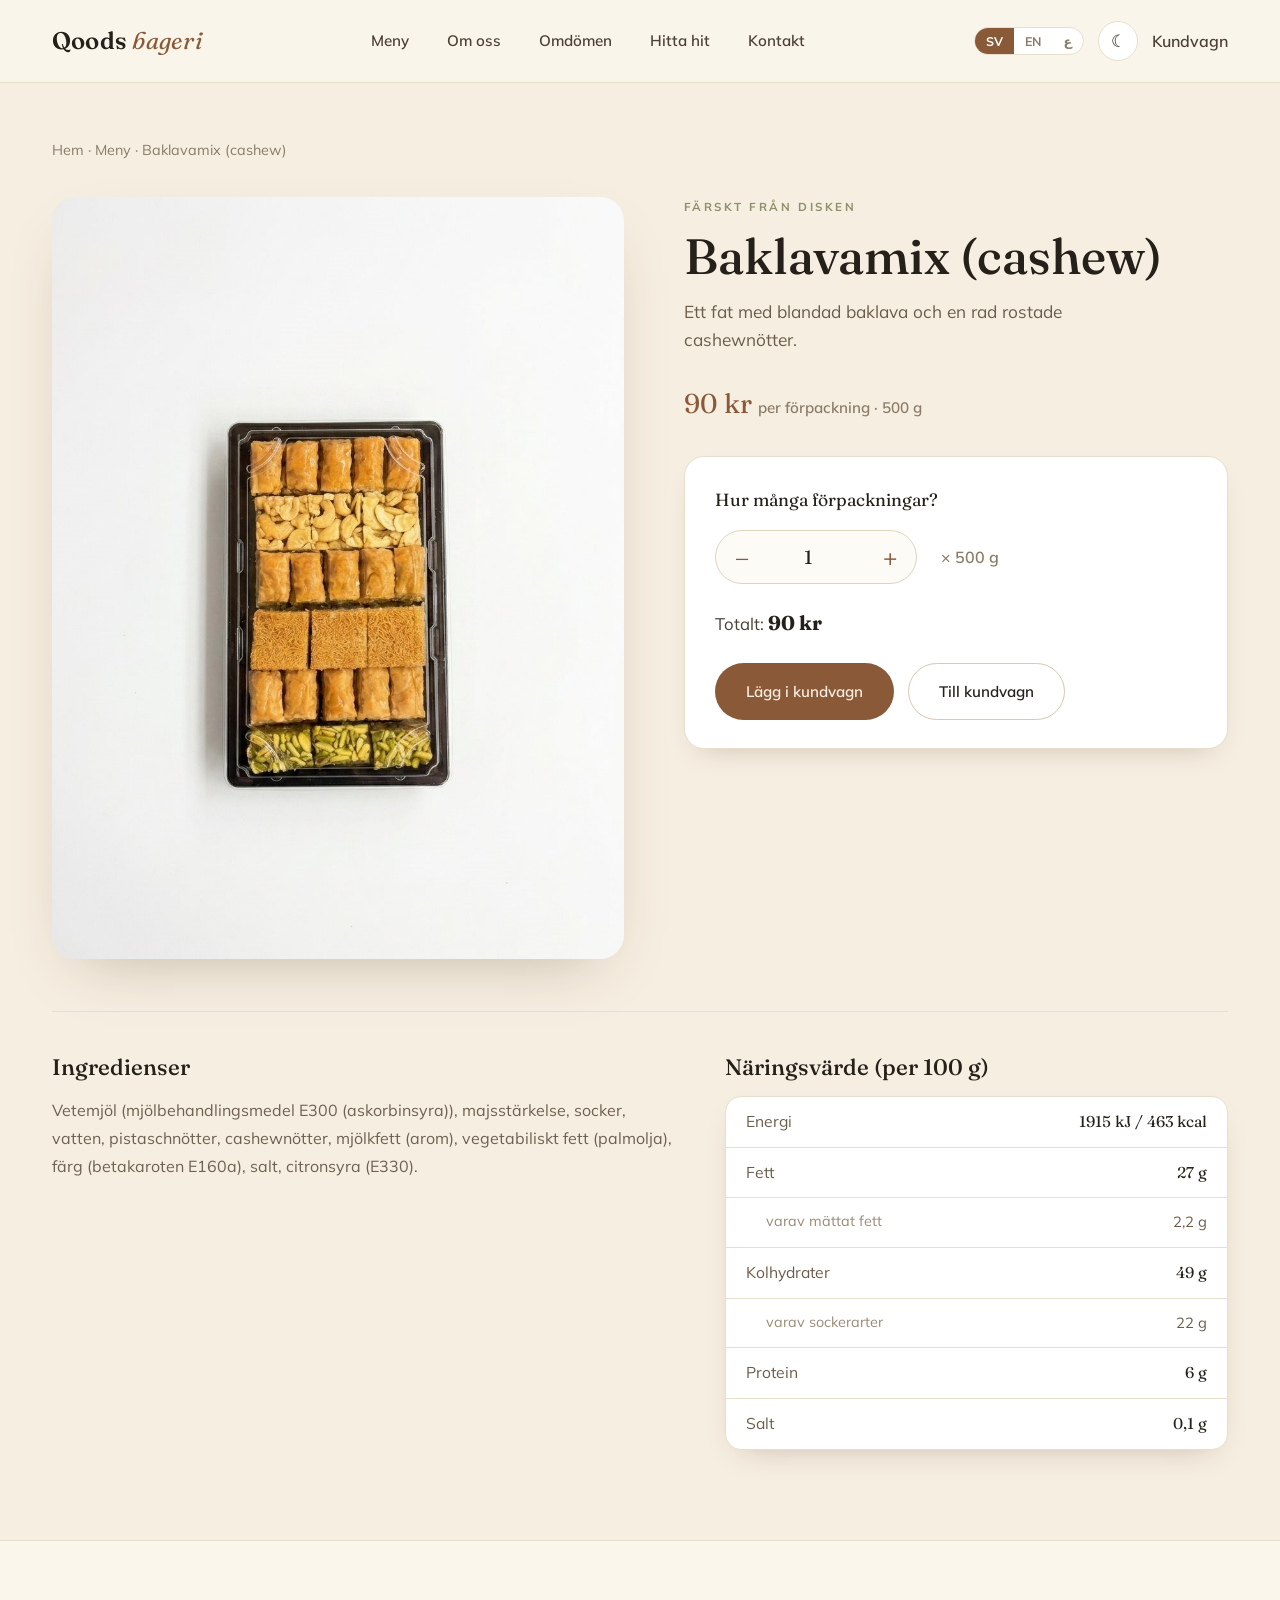
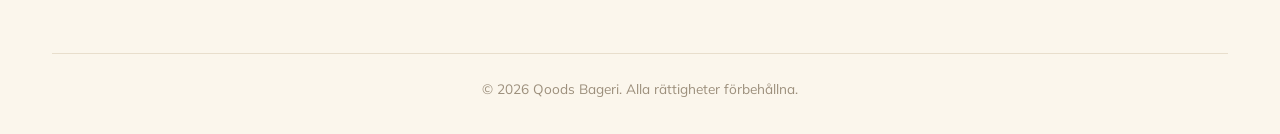
<file: product.html>
<!doctype html>
<html lang="sv">
<head>
<meta charset="utf-8">
<meta name="viewport" content="width=device-width, initial-scale=1">
<title>Qoods bageri</title>
<link rel="icon" href="favicon.ico" sizes="48x48">
<link rel="icon" type="image/png" sizes="32x32" href="favicon-32.png">
<link rel="apple-touch-icon" href="apple-touch-icon.png">
<meta name="theme-color" content="#8A5A38">
<script>try{var th=localStorage.getItem('qoods_theme')||'light';document.documentElement.setAttribute('data-theme',th);var lg=localStorage.getItem('qoods_lang')||'sv';document.documentElement.lang=lg;document.documentElement.dir=lg==='ar'?'rtl':'ltr';}catch(e){}</script>
<link rel="preconnect" href="https://fonts.googleapis.com">
<link rel="preconnect" href="https://fonts.gstatic.com" crossorigin>
<link href="https://fonts.googleapis.com/css2?family=Fraunces:ital,opsz,wght@0,9..144,400;0,9..144,500;0,9..144,600;1,9..144,400;1,9..144,500&family=Mulish:wght@400;500;600;700&family=Amiri:wght@400;700&family=Tajawal:wght@400;500;700&display=swap" rel="stylesheet">
<link rel="stylesheet" href="styles.css">
</head>
<body>

<header>
  <div class="wrap nav">
    <a href="index.html" class="logo"><b>Qoods</b> <span>bageri</span></a>
    <nav class="nav-links">
      <a href="index.html#menu" data-i18n="nav.menu">Meny</a>
      <a href="index.html#about" data-i18n="nav.about">Om oss</a>
      <a href="index.html#reviews" data-i18n="nav.reviews">Omdömen</a>
      <a href="index.html#visit" data-i18n="nav.visit">Hitta hit</a>
      <a href="index.html#contact" data-i18n="nav.contact">Kontakt</a>
    </nav>
    <div class="nav-right">
      <div class="lang-switch">
        <button data-lang="sv" onclick="setLang('sv')">SV</button>
        <button data-lang="en" onclick="setLang('en')">EN</button>
        <button data-lang="ar" onclick="setLang('ar')">ع</button>
      </div>
      <button class="theme-toggle" data-theme-toggle onclick="toggleTheme()" aria-label="Theme">☾</button>
      <a href="cart.html" class="cart-link"><span data-i18n="nav.cart">Kundvagn</span> <span class="cart-badge" data-cart-count>0</span></a>
    </div>
  </div>
</header>

<section class="pd">
  <div class="wrap">
    <div class="crumbs">
      <a href="index.html" data-i18n="crumb.home">Hem</a> ·
      <a href="index.html#menu" data-i18n="crumb.menu">Meny</a> ·
      <span id="crumbName"></span>
    </div>
    <div class="pd-grid" id="pdGrid"></div>
    <div id="pdExtra"></div>
  </div>
</section>

<footer>
  <div class="wrap"><div class="foot-bottom" data-i18n="foot.rights">© 2026 Qoods Bakery. Alla rättigheter förbehållna.</div></div>
</footer>

<script src="i18n.js"></script>
<script src="data.js"></script>
<script>
  const params = new URLSearchParams(location.search);
  const p = productById(params.get("id")) || PRODUCTS[0];
  const isKg = p.type === "kg";
  let qty = minQty(p);
  const fmt = n => (Math.round(n * 100) / 100).toLocaleString("sv-SE");

  const priceLine = () => isKg
    ? `${p.price} kr <small>/ ${t('unit.kg')}</small>`
    : `${p.price} kr <small>${t(p.bag ? 'pd.per_bag' : 'pd.per_package')} · ${p.weight}</small>`;
  const qtyLabel = () => isKg ? t('pd.howmany') : t(p.bag ? 'pd.howmany_bag' : 'pd.howmany_pkg');
  const unitLabel = () => isKg ? t('unit.kg') : `× ${p.weight}`;
  const notes = () => {
    let n = "";
    if (p.wholeOnly)  n += `<div class="qty-note">${t('pd.whole_only')}</div>`;
    if (p.pickupOnly) n += `<div class="qty-note pickup">${t('pd.pickup_only')}</div>`;
    return n;
  };

  function render(){
    document.getElementById("crumbName").textContent = pName(p.id);
    document.getElementById("pdGrid").innerHTML = `
      <div class="pd-media"><img src="${p.img}" alt="${pName(p.id)}">${p.pickupOnly ? `<span class="pbadge">${t('badge.pickup')}</span>` : ""}</div>
      <div class="pd-info">
        <div class="eyebrow">${t('pd.eyebrow')}</div>
        <h1>${pName(p.id)}</h1>
        <p class="desc">${pDesc(p.id)}</p>
        <div class="pd-price">${priceLine()}</div>
        <div class="qty-block">
          <div class="qty-label">${qtyLabel()}</div>
          <div class="qty-row">
            <div class="stepper">
              <button type="button" id="minus">–</button>
              <input id="qtyInput" type="number" min="${minQty(p)}" step="${stepQty(p)}" value="${qty}">
              <button type="button" id="plus">+</button>
            </div>
            <span class="kg-unit">${unitLabel()}</span>
          </div>
          ${notes()}
          <div class="line-total">${t('pd.total')} <b id="lineTotalEl"></b></div>
          <div class="pd-actions">
            <button class="btn btn-primary" id="addBtn">${t('pd.add')}</button>
            <a class="btn btn-ghost" href="cart.html">${t('pd.gocart')}</a>
          </div>
          <div class="added-msg" id="addedMsg">${t('pd.added')}</div>
        </div>
      </div>`;
    wire();
    renderExtra();
  }

  function renderExtra(){
    const el = document.getElementById("pdExtra");
    const d = (typeof PN !== "undefined") ? PN[p.id] : null;
    if (!d){ el.innerHTML = ""; return; }
    const rows = d.nutr.map(n => `<div class="nutr-row${n.sub ? ' sub' : ''}"><span>${t(n.k)}</span><span>${n.v}</span></div>`).join("");
    el.innerHTML = `
      <div class="pd-extra">
        <div class="pd-block">
          <h2 class="pd-h">${t('ing.title')}</h2>
          <p class="ing-text">${pIng(p.id)}</p>
        </div>
        <div class="pd-block">
          <h2 class="pd-h">${t('nutr.title')}</h2>
          <div class="nutr-table">${rows}</div>
        </div>
      </div>`;
  }

  function wire(){
    const input = document.getElementById("qtyInput");
    const totalEl = document.getElementById("lineTotalEl");
    const addedMsg = document.getElementById("addedMsg");
    const paint = () => { totalEl.textContent = fmt(lineTotal(p, qty)) + " kr"; };
    const setVal = v => { qty = clampQty(p, v); input.value = qty; paint(); };
    document.getElementById("minus").onclick = () => setVal(qty - stepQty(p));
    document.getElementById("plus").onclick  = () => setVal(qty + stepQty(p));
    input.onchange = () => setVal(parseFloat(input.value) || minQty(p));
    document.getElementById("addBtn").onclick = () => {
      addToCart(p.id, qty);
      addedMsg.classList.add("show");
      setTimeout(() => addedMsg.classList.remove("show"), 2600);
    };
    paint();
  }

  window.onLangApplied = render;
  render();
</script>
</body>
</html>
</file>
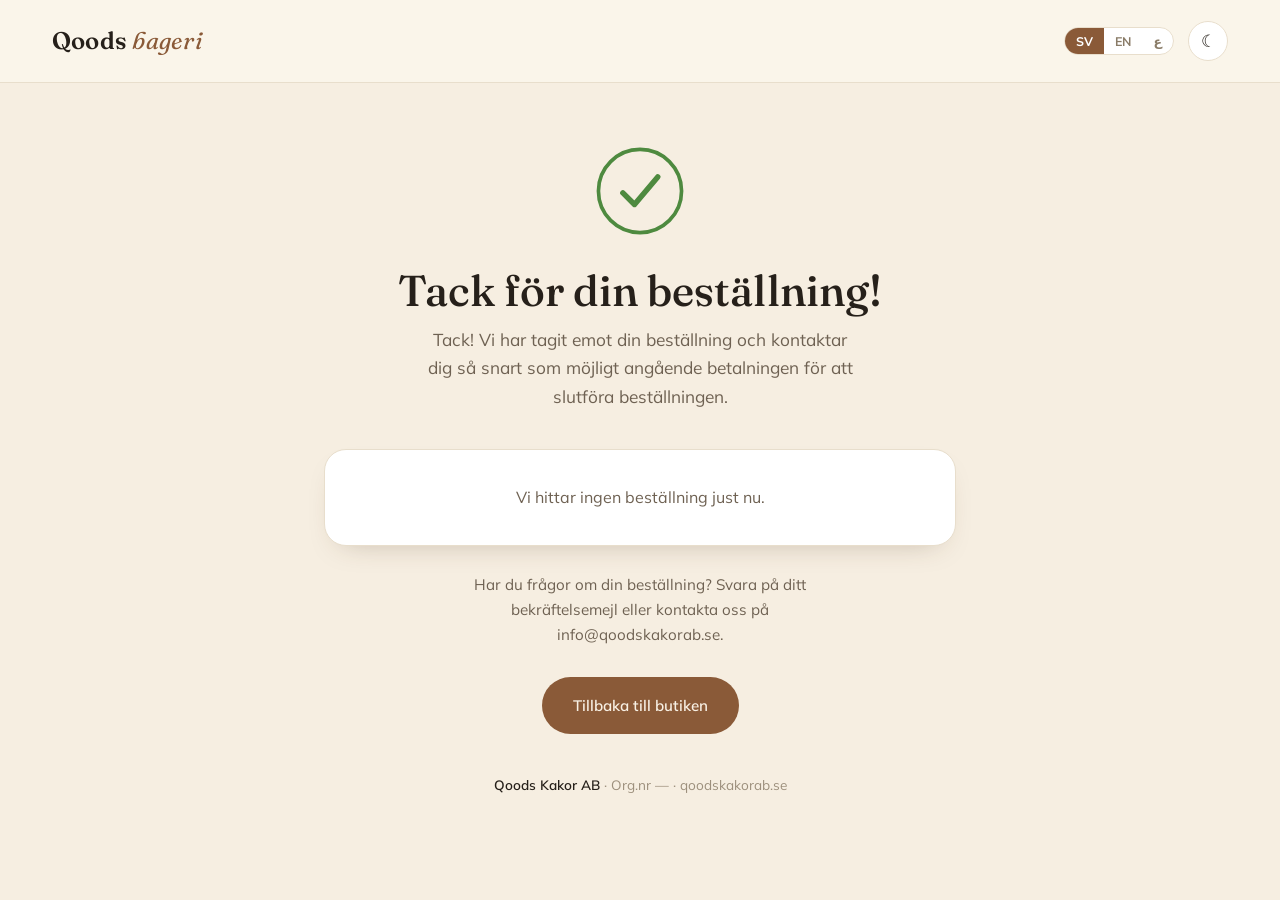
<file: thankyou.html>
<!doctype html>
<html lang="sv">
<head>
<meta charset="utf-8">
<meta name="viewport" content="width=device-width, initial-scale=1">
<title>Tack – Qoods bageri</title>
<link rel="icon" href="favicon.ico" sizes="48x48">
<link rel="icon" type="image/png" sizes="32x32" href="favicon-32.png">
<link rel="apple-touch-icon" href="apple-touch-icon.png">
<meta name="theme-color" content="#8A5A38">
<script>try{var th=localStorage.getItem('qoods_theme')||'light';document.documentElement.setAttribute('data-theme',th);var lg=localStorage.getItem('qoods_lang')||'sv';document.documentElement.lang=lg;document.documentElement.dir=lg==='ar'?'rtl':'ltr';}catch(e){}</script>
<link rel="preconnect" href="https://fonts.googleapis.com">
<link rel="preconnect" href="https://fonts.gstatic.com" crossorigin>
<link href="https://fonts.googleapis.com/css2?family=Fraunces:ital,opsz,wght@0,9..144,400;0,9..144,500;0,9..144,600;1,9..144,400;1,9..144,500&family=Mulish:wght@400;500;600;700&family=Amiri:wght@400;700&family=Tajawal:wght@400;500;700&display=swap" rel="stylesheet">
<link rel="stylesheet" href="styles.css">
<style>
  .ty-wrap{max-width:680px;margin:0 auto;padding:64px 24px 90px;text-align:center}
  .ty-check{width:88px;height:88px;color:#4e8a3f;margin:0 auto 26px}
  .ty-check circle{stroke-dasharray:214;stroke-dashoffset:214;animation:tyC .6s ease forwards}
  .ty-check path{stroke-dasharray:60;stroke-dashoffset:60;animation:tyC .45s .5s ease forwards}
  @keyframes tyC{to{stroke-dashoffset:0}}
  @media (prefers-reduced-motion:reduce){.ty-check circle,.ty-check path{animation:none;stroke-dashoffset:0}}
  .ty-wrap h1{font-family:var(--serif);font-weight:500;font-size:clamp(2rem,4vw,2.7rem);color:var(--ink);margin-bottom:12px}
  .ty-wrap .ty-sub{color:var(--body);font-size:1.08rem;max-width:44ch;margin:0 auto}
  .order-card{background:var(--card);border:1px solid var(--line);border-radius:22px;box-shadow:var(--shadow-sm);padding:34px 32px;margin:38px 0 0;text-align:start}
  .oc-head{display:flex;justify-content:space-between;gap:16px;flex-wrap:wrap;padding-bottom:20px;border-bottom:1px solid var(--line);margin-bottom:20px}
  .oc-meta .oc-label{font-size:.72rem;letter-spacing:.16em;text-transform:uppercase;color:var(--sage);font-weight:700}
  .oc-meta .oc-val{font-family:var(--serif);font-size:1.15rem;color:var(--ink);margin-top:3px}
  .oc-line{display:flex;justify-content:space-between;gap:18px;padding:11px 0;font-size:1rem}
  .oc-line .n{color:var(--body)}
  .oc-line .v{font-family:var(--serif);color:var(--ink);white-space:nowrap;font-variant-numeric:tabular-nums}
  .oc-items{border-top:1px solid var(--line);border-bottom:1px solid var(--line);padding:6px 0;margin:18px 0}
  .oc-total{display:flex;justify-content:space-between;padding-top:16px;margin-top:8px;border-top:2px solid var(--line);font-family:var(--serif);font-size:1.35rem;color:var(--ink)}
  .ty-note{margin-top:26px;font-size:.95rem;color:var(--body);max-width:46ch;margin-inline:auto}
  .ty-note a{color:var(--brown);font-weight:600}
  .ty-actions{margin-top:30px}
  .ty-foot{margin-top:40px;font-size:.85rem;color:#9c8f7c}
  .ty-foot b{color:var(--ink);font-weight:600}
</style>
</head>
<body>

<header>
  <div class="wrap nav">
    <a href="index.html" class="logo"><b>Qoods</b> <span>bageri</span></a>
    <div class="nav-right">
      <div class="lang-switch">
        <button data-lang="sv" onclick="setLang('sv')">SV</button>
        <button data-lang="en" onclick="setLang('en')">EN</button>
        <button data-lang="ar" onclick="setLang('ar')">ع</button>
      </div>
      <button class="theme-toggle" data-theme-toggle onclick="toggleTheme()" aria-label="Theme">☾</button>
    </div>
  </div>
</header>

<section class="ty-wrap">
  <svg class="ty-check" viewBox="0 0 72 72" aria-hidden="true">
    <circle cx="36" cy="36" r="34" fill="none" stroke="currentColor" stroke-width="3"/>
    <path d="M22 37.5 l9.5 9.5 l19 -22.5" fill="none" stroke="currentColor" stroke-width="4.5" stroke-linecap="round" stroke-linejoin="round"/>
  </svg>
  <h1 data-i18n="ty.title">Tack för din beställning!</h1>
  <p class="ty-sub" data-i18n="ty.sub">Vi har tagit emot din beställning och förbereder den.</p>

  <div id="orderRoot"></div>

  <p class="ty-note" data-i18n="ty.questions">Har du frågor om din beställning? Svara på ditt bekräftelsemejl eller kontakta oss på info@qoodskakorab.se.</p>
  <div class="ty-actions"><a href="index.html" class="btn btn-primary" data-i18n="ty.back">Tillbaka till butiken</a></div>
  <div class="ty-foot"><b>Qoods Kakor AB</b> · Org.nr <span id="orgNo">—</span> · qoodskakorab.se</div>
</section>

<script src="i18n.js"></script>
<script src="data.js"></script>
<script>
  const q = new URLSearchParams(location.search);
  const fmt = n => (Math.round(n * 100) / 100).toLocaleString("sv-SE");
  const ORG_NO = "—"; // TODO: replace with Qoods Kakor AB organisationsnummer
  document.getElementById("orgNo").textContent = ORG_NO;

  // Order data: filled by the payment success redirect (?order=&pay=&name=&address=&ship=).
  // Items come from the cart snapshot; fall back to a stored snapshot if the cart was cleared.
  function orderItems(){
    let cart = [];
    try { cart = JSON.parse(localStorage.getItem("qoods_cart_v2")) || []; } catch(e){}
    if (!cart.length){ try { cart = JSON.parse(sessionStorage.getItem("qoods_last_order")) || []; } catch(e){} }
    return cart;
  }

  function render(){
    const root = document.getElementById("orderRoot");
    const items = orderItems();
    if (!items.length && !q.get("order")){
      root.innerHTML = `<div class="order-card" style="text-align:center;color:var(--body)">${t('ty.noorder')}</div>`;
      return;
    }
    // keep a snapshot so a reload still shows the order after the cart is cleared
    if (items.length) sessionStorage.setItem("qoods_last_order", JSON.stringify(items));

    const orderNr = q.get("order") || "—";
    const pay = t('ty.pay_value');
    const address = q.get("address");

    let subtotal = 0;
    const rows = items.map(it => {
      const p = productById(it.id); if (!p) return "";
      const lt = lineTotal(p, it.qty); subtotal += lt;
      const qtyLabel = p.type === "kg" ? `${fmt(it.qty)} kg` : `${it.qty} ×`;
      return `<div class="oc-line"><span class="n">${qtyLabel} ${pName(p.id)}</span><span class="v">${fmt(lt)} kr</span></div>`;
    }).join("");

    const method = q.get("method") || (address ? "post" : "pickup");
    const isPost = method === "post";
    const vat = subtotal * 6 / 106; // VAT 6% on the goods (prices incl. VAT)
    const totalVal = isPost ? `${fmt(subtotal)} kr ${t('co.plus_ship')}` : `${fmt(subtotal)} kr`;
    const deliveryRow = isPost
      ? `<div class="oc-line"><span class="n">${t('ty.shipping')}</span><span class="v">${t('co.ship_tbd')}</span></div>`
      : `<div class="oc-line"><span class="n">${t('ty.delivery')}</span><span class="v">${t('ty.pickup')}</span></div>`;

    root.innerHTML = `
      <div class="order-card">
        <div class="oc-head">
          <div class="oc-meta"><div class="oc-label">${t('ty.ordernr')}</div><div class="oc-val">#${orderNr}</div></div>
          <div class="oc-meta" style="text-align:end"><div class="oc-label">${t('ty.payment')}</div><div class="oc-val">${pay}</div></div>
        </div>
        ${address ? `<div class="oc-line"><span class="n">${t('ty.address')}</span><span class="v" style="max-width:60%;white-space:normal;text-align:end">${address}</span></div>` : ""}
        <div style="font-size:.72rem;letter-spacing:.16em;text-transform:uppercase;color:var(--sage);font-weight:700;margin-top:14px">${t('ty.items')}</div>
        <div class="oc-items">${rows}</div>
        ${deliveryRow}
        <div class="oc-total"><span>${t('ty.total')}</span><span>${totalVal}</span></div>
        <div class="oc-line" style="padding-top:6px"><span class="n" style="font-size:.9rem">${t('ty.vat')}</span><span class="v" style="font-size:.95rem">${fmt(vat)} kr</span></div>
      </div>`;

    // Order placed → clear the live cart (snapshot already saved)
    localStorage.removeItem("qoods_cart_v2");
    if (typeof updateCartBadge === "function") updateCartBadge();
  }

  window.onLangApplied = render;
  render();
</script>
</body>
</html>
</file>
<file: styles.css>
:root{
  --cream:#F6EEE1;
  --cream-top:#FBF6EC;
  --blush:#F3E0DA;
  --ink:#26201A;
  --brown:#8A5A38;
  --brown-deep:#6E4527;
  --body:#6E6152;
  --sage:#8B9068;
  --line:#E8DECC;
  --card:#FFFFFF;
  --shadow:0 24px 60px -30px rgba(78,52,30,.35);
  --shadow-sm:0 12px 30px -18px rgba(78,52,30,.35);
  --serif:"Fraunces",Georgia,serif;
  --sans:"Mulish",system-ui,-apple-system,sans-serif;
}
*{box-sizing:border-box;margin:0;padding:0}
html{scroll-behavior:smooth}
body{font-family:var(--sans);color:var(--body);background:var(--cream);line-height:1.65;-webkit-font-smoothing:antialiased}
img{display:block;max-width:100%}
a{color:inherit;text-decoration:none}
.wrap{max-width:1240px;margin:0 auto;padding:0 32px}
.eyebrow{text-transform:uppercase;letter-spacing:.22em;font-size:.72rem;font-weight:700;color:var(--sage);margin-bottom:22px}
h1,h2,h3{font-family:var(--serif);color:var(--ink);font-weight:500;line-height:1.05}
.display{font-size:clamp(2.6rem,5.4vw,4.6rem);letter-spacing:-.01em}
h2.section{font-size:clamp(2rem,3.6vw,2.9rem)}
p.lead{font-size:1.06rem;max-width:36ch}
.btn{display:inline-flex;align-items:center;justify-content:center;font-family:var(--sans);font-weight:600;font-size:.95rem;padding:15px 30px;border-radius:999px;cursor:pointer;border:1px solid transparent;transition:.2s ease}
.btn-primary{background:var(--brown);color:#F8F0E4}
.btn-primary:hover{background:var(--brown-deep)}
.btn-ghost{background:transparent;color:var(--ink);border-color:#D8C9B2}
.btn-ghost:hover{background:#efe5d5}
.btn:disabled{opacity:.5;cursor:not-allowed}

/* Header */
header{position:sticky;top:0;z-index:40;background:rgba(251,246,236,.86);backdrop-filter:saturate(1.1) blur(10px);border-bottom:1px solid var(--line)}
.nav{display:flex;align-items:center;justify-content:space-between;height:82px}
.logo{font-family:var(--serif);font-size:1.5rem;color:var(--ink);letter-spacing:.01em}
.logo b{font-weight:600}.logo span{font-style:italic;font-weight:400;color:var(--brown)}
.nav-links{display:flex;gap:38px}
.nav-links a{font-weight:600;font-size:.95rem;color:#4b4034;transition:.2s}
.nav-links a:hover{color:var(--brown)}
.nav-right{display:flex;align-items:center;gap:22px}
.cart-link{position:relative;display:inline-flex;align-items:center;gap:9px;font-weight:600;color:#4b4034}
.cart-link:hover{color:var(--brown)}
.cart-badge{min-width:20px;height:20px;padding:0 6px;border-radius:999px;background:var(--brown);color:#fff;font-size:.72rem;font-weight:700;display:inline-flex;align-items:center;justify-content:center}

/* Hero */
.hero{padding:76px 0 44px}
.hero-grid{display:grid;grid-template-columns:1fr 1.05fr;gap:64px;align-items:center}
.hero .brand-name{font-size:clamp(3rem,6vw,5rem);line-height:.98;margin-bottom:4px}
.hero p.lead{margin:24px 0 34px;color:#6b5d4b}
.hero-actions{display:flex;gap:16px;flex-wrap:wrap}
.hero-media{position:relative}
.hero-media img{width:100%;height:540px;object-fit:cover;border-radius:26px;box-shadow:var(--shadow)}
.float-card{position:absolute;left:-8px;bottom:-22px;background:var(--card);border-radius:18px;padding:18px 26px;box-shadow:var(--shadow-sm);border:1px solid var(--line)}
.float-card .k{font-size:.66rem;letter-spacing:.2em;text-transform:uppercase;color:var(--sage);font-weight:700}
.float-card .v{font-family:var(--serif);font-size:1.35rem;color:var(--ink);margin-top:4px}

/* Welcome band */
.special{padding:30px 0 8px}
.special-band{background:var(--blush);border-radius:26px;text-align:center;padding:70px 40px}
.special-band .eyebrow{color:#b07e6b;margin-bottom:16px}
.special-band h2{font-size:clamp(2rem,3.6vw,3rem);color:#3d2a20}
.special-band p{max-width:46ch;margin:16px auto 0;color:#8a6455}

/* Menu / shop grid */
.menu{padding:82px 0 40px}
.menu-head{max-width:52ch;margin-bottom:52px}
.menu-head p{margin-top:18px;font-size:1.05rem}
.product-grid{display:grid;grid-template-columns:repeat(5,1fr);gap:24px}
.pcard{background:var(--card);border:1px solid var(--line);border-radius:18px;overflow:hidden;box-shadow:var(--shadow-sm);cursor:pointer;transition:.22s ease;display:flex;flex-direction:column}
.pcard:hover{transform:translateY(-5px);box-shadow:var(--shadow)}
.pcard .thumb{aspect-ratio:1/1;overflow:hidden;background:#f3ece0}
.pcard .thumb img{width:100%;height:100%;object-fit:cover;transition:.4s ease}
.pcard:hover .thumb img{transform:scale(1.05)}
.pcard .pbody{padding:16px 16px 18px;display:flex;flex-direction:column;gap:6px;flex:1}
.pcard .pname{font-family:var(--serif);font-size:1.05rem;color:var(--ink);line-height:1.15}
.pcard .pprice{font-family:var(--serif);font-size:.92rem;color:var(--brown);margin-top:auto}
.pcard .pview{font-size:.78rem;font-weight:700;letter-spacing:.04em;color:var(--sage);text-transform:uppercase}

/* About */
.about{padding:80px 0}
.about-grid{display:grid;grid-template-columns:1fr 1fr;gap:70px;align-items:center}
.about-grid p{margin-top:20px;color:#6b5d4b;font-size:1.04rem}
.about-media img{width:100%;height:540px;object-fit:cover;border-radius:26px;box-shadow:var(--shadow)}
.img-placeholder{width:100%;height:540px;border-radius:26px;border:2px dashed #d8c7ac;background:#f1e8d8;display:flex;align-items:center;justify-content:center;text-align:center;color:#a9906c;font-weight:600;padding:30px}
.features{display:grid;grid-template-columns:repeat(3,1fr);gap:26px;margin-top:60px}
.feature{background:var(--card);border:1px solid var(--line);border-radius:20px;padding:32px 30px;box-shadow:var(--shadow-sm)}
.feature h3{font-size:1.28rem;margin-bottom:10px}
.feature p{font-size:.96rem}

/* Reviews */
.reviews{padding:70px 0 40px}
.reviews-head{display:flex;justify-content:space-between;align-items:flex-end;gap:30px;flex-wrap:wrap;margin-bottom:44px}
.reviews-head .htext{max-width:40ch}
.reviews-head .htext p{margin-top:14px}
.rating-badge{display:flex;align-items:center;gap:18px;background:var(--card);border:1px solid var(--line);border-radius:20px;padding:20px 28px;box-shadow:var(--shadow-sm)}
.rating-badge .num{font-family:var(--serif);font-size:2.8rem;color:var(--ink);line-height:1}
.rating-badge .meta{font-size:.9rem;color:#8a7c68}
.stars{color:#C99A2E;letter-spacing:2px;font-size:1.05rem}
.stars .off{color:#e0d4bf}
.review-grid{display:grid;grid-template-columns:repeat(2,1fr);gap:26px}
.review-card{background:var(--card);border:1px solid var(--line);border-radius:20px;padding:32px 34px;box-shadow:var(--shadow-sm);display:flex;flex-direction:column}
.review-card .quote{font-family:var(--serif);font-style:italic;font-size:1.12rem;color:#453a2d;line-height:1.55;margin:16px 0 20px}
.review-card .subratings{font-size:.82rem;color:#8a7c68;margin-bottom:16px}
.review-card .who{margin-top:auto;font-weight:700;color:var(--ink)}

/* Visit */
.visit{padding:20px 0 70px}
.visit-grid{display:grid;grid-template-columns:1fr 1fr;gap:30px}
.panel{background:var(--card);border:1px solid var(--line);border-radius:22px;padding:40px 42px;box-shadow:var(--shadow-sm)}
.hours-row{display:flex;justify-content:space-between;align-items:center;padding:18px 0;font-size:1.05rem}
.hours-row + .hours-row{border-top:1px solid var(--line)}
.hours-row .day{font-family:var(--serif);color:var(--ink)}
.hours-row .time{font-family:var(--serif);color:#4b4034}
.panel h3{font-size:1.7rem;margin-bottom:16px}
.panel .contact-line{margin:4px 0;color:var(--brown)}
.panel .note{margin-top:20px;color:#7b6d5b;max-width:38ch}
.map{margin-top:30px;height:340px;border-radius:22px;overflow:hidden;border:1px solid var(--line);background:radial-gradient(circle at 30% 40%,#dfe7d3 0 8px,transparent 9px),radial-gradient(circle at 70% 65%,#e7d9c4 0 10px,transparent 11px),linear-gradient(135deg,#eef1e6,#e9e0cf);position:relative;box-shadow:var(--shadow-sm)}
.map .roads{position:absolute;inset:0;background-image:linear-gradient(90deg,rgba(180,160,130,.35) 2px,transparent 2px),linear-gradient(0deg,rgba(180,160,130,.28) 2px,transparent 2px);background-size:120px 120px,120px 120px}
.map .pin{position:absolute;left:50%;top:50%;transform:translate(-50%,-100%);text-align:center}
.map .pin .dot{width:22px;height:22px;background:var(--brown);border-radius:50% 50% 50% 0;transform:rotate(-45deg);margin:0 auto;box-shadow:0 8px 18px -6px rgba(78,52,30,.6)}
.map .pin .lbl{margin-top:14px;background:#fff;border:1px solid var(--line);border-radius:999px;padding:7px 16px;font-weight:600;font-size:.85rem;color:var(--ink)}

/* Contact */
.contact{padding:20px 0 90px}
.contact-head{max-width:46ch;margin-bottom:40px}
.contact-head p{margin-top:16px;font-size:1.05rem}
.form-card{background:var(--card);border:1px solid var(--line);border-radius:24px;padding:46px 48px;box-shadow:var(--shadow-sm)}
.form-grid{display:grid;grid-template-columns:1fr 1fr;gap:26px 30px}
.field{display:flex;flex-direction:column}
.field.full{grid-column:1 / -1}
label{font-family:var(--serif);color:var(--ink);font-size:1.02rem;margin-bottom:10px}
input,select,textarea{font-family:var(--sans);font-size:.98rem;color:#4b4034;padding:15px 18px;border:1px solid #E0D4BF;border-radius:14px;background:#FDFBF6;transition:.2s;width:100%}
input:focus,select:focus,textarea:focus{outline:none;border-color:var(--brown);box-shadow:0 0 0 3px rgba(138,90,56,.12)}
textarea{min-height:150px;resize:vertical}
.form-actions{margin-top:30px}

/* Footer */
footer{background:var(--cream-top);border-top:1px solid var(--line);padding:64px 0 34px}
.foot-grid{display:grid;grid-template-columns:1.3fr 1fr 1fr;gap:40px}
.foot-brand p{margin-top:16px;max-width:34ch;font-size:.98rem}
.foot-col h4{text-transform:uppercase;letter-spacing:.18em;font-size:.72rem;color:var(--sage);font-weight:700;margin-bottom:18px}
.foot-row{display:flex;justify-content:space-between;font-size:.95rem;padding:6px 0}
.foot-bottom{margin-top:48px;padding-top:24px;border-top:1px solid var(--line);text-align:center;font-size:.85rem;color:#9c8f7c}

/* ===== Product detail page ===== */
.pd{padding:56px 0 90px}
.crumbs{font-size:.9rem;color:#8a7c68;margin-bottom:34px}
.crumbs a:hover{color:var(--brown)}
.pd-grid{display:grid;grid-template-columns:1.05fr 1fr;gap:60px;align-items:start}
.pd-media img{width:100%;border-radius:24px;box-shadow:var(--shadow);object-fit:cover}
.pd-info .eyebrow{margin-bottom:14px}
.pd-info h1{font-size:clamp(2.1rem,4vw,3.1rem);margin-bottom:16px}
.pd-info .desc{font-size:1.08rem;color:#6b5d4b;max-width:44ch}
.pd-price{font-family:var(--serif);font-size:1.7rem;color:var(--brown);margin:26px 0 6px}
.pd-price small{font-family:var(--sans);font-size:.95rem;color:#8a7c68;font-weight:600}
.qty-block{margin-top:30px;background:var(--card);border:1px solid var(--line);border-radius:20px;padding:28px 30px;box-shadow:var(--shadow-sm)}
.qty-label{font-family:var(--serif);color:var(--ink);font-size:1.1rem;margin-bottom:16px}
.stepper{display:inline-flex;align-items:center;gap:0;border:1px solid #E0D4BF;border-radius:999px;overflow:hidden;background:#FDFBF6}
.stepper button{width:52px;height:52px;border:none;background:transparent;font-size:1.5rem;color:var(--brown);cursor:pointer;font-family:var(--sans)}
.stepper button:hover{background:#efe5d5}
.stepper input{width:96px;text-align:center;border:none;background:transparent;font-family:var(--serif);font-size:1.2rem;color:var(--ink);padding:0}
.stepper input:focus{box-shadow:none}
.kg-unit{margin-left:12px;color:#8a7c68;font-weight:600}
.line-total{margin:22px 0 24px;font-size:1.05rem;color:#4b4034}
.line-total b{font-family:var(--serif);color:var(--ink);font-size:1.25rem}
.pd-actions{display:flex;gap:14px;flex-wrap:wrap}
.added-msg{margin-top:18px;color:#4e7a3f;font-weight:600;display:none}
.added-msg.show{display:block}

/* ===== Cart page ===== */
.cartpage{padding:56px 0 90px;min-height:60vh}
.cartpage h1{font-size:clamp(2.1rem,4vw,3rem);margin-bottom:8px}
.cart-empty{background:var(--card);border:1px solid var(--line);border-radius:22px;padding:60px 40px;text-align:center;box-shadow:var(--shadow-sm);margin-top:30px}
.cart-empty p{margin-bottom:24px;font-size:1.05rem}
.cart-layout{display:grid;grid-template-columns:1.6fr .9fr;gap:40px;margin-top:40px;align-items:start}
.cart-item{display:grid;grid-template-columns:96px 1fr auto;gap:22px;align-items:center;background:var(--card);border:1px solid var(--line);border-radius:18px;padding:18px;box-shadow:var(--shadow-sm);margin-bottom:18px}
.cart-item img{width:96px;height:96px;object-fit:cover;border-radius:12px}
.cart-item .ci-name{font-family:var(--serif);font-size:1.2rem;color:var(--ink)}
.cart-item .ci-price{font-size:.9rem;color:#8a7c68;margin-top:2px}
.cart-item .ci-controls{display:flex;align-items:center;gap:14px;margin-top:12px}
.mini-stepper{display:inline-flex;align-items:center;border:1px solid #E0D4BF;border-radius:999px;background:#FDFBF6}
.mini-stepper button{width:34px;height:34px;border:none;background:transparent;color:var(--brown);font-size:1.1rem;cursor:pointer}
.mini-stepper span{min-width:64px;text-align:center;font-family:var(--serif);color:var(--ink)}
.ci-remove{background:none;border:none;color:#b06a52;font-weight:600;cursor:pointer;font-size:.85rem}
.ci-total{font-family:var(--serif);font-size:1.2rem;color:var(--ink);white-space:nowrap}
.summary{background:var(--card);border:1px solid var(--line);border-radius:22px;padding:34px 34px;box-shadow:var(--shadow-sm);position:sticky;top:110px}
.summary h3{font-size:1.5rem;margin-bottom:22px}
.sum-row{display:flex;justify-content:space-between;padding:10px 0;font-size:1rem}
.sum-row.total{border-top:1px solid var(--line);margin-top:12px;padding-top:18px;font-family:var(--serif);font-size:1.3rem;color:var(--ink)}
.summary .btn{width:100%;margin-top:24px}
.summary .fineprint{margin-top:16px;font-size:.82rem;color:#9c8f7c;text-align:center}

@media (max-width:1100px){.product-grid{grid-template-columns:repeat(4,1fr)}}
@media (max-width:900px){
  .hero-grid,.about-grid,.cat,.visit-grid,.form-grid,.foot-grid,.pd-grid,.cart-layout,.review-grid,.pd-extra{grid-template-columns:1fr}
  .nav-links{display:none}
  .features{grid-template-columns:1fr}
  .hero-media img,.about-media img,.img-placeholder{height:400px}
  .product-grid{grid-template-columns:repeat(3,1fr)}
  .summary{position:static}
}
@media (max-width:560px){.product-grid{grid-template-columns:repeat(2,1fr)}.wrap{padding:0 20px}.nav-cta{display:none}}

/* ===== Header controls: language + theme ===== */
.nav-right{gap:14px}
.lang-switch{display:inline-flex;border:1px solid var(--line);border-radius:999px;overflow:hidden;background:var(--card)}
.lang-switch button{border:none;background:transparent;padding:7px 11px;font-family:var(--sans);font-weight:700;font-size:.78rem;color:#8a7c68;cursor:pointer;transition:.2s;line-height:1}
.lang-switch button.active{background:var(--brown);color:#fff}
.lang-switch button:not(.active):hover{background:#efe5d5;color:var(--brown)}
.theme-toggle{width:40px;height:40px;border-radius:999px;border:1px solid var(--line);background:var(--card);color:var(--ink);font-size:1.05rem;cursor:pointer;display:inline-flex;align-items:center;justify-content:center;transition:.2s}
.theme-toggle:hover{border-color:var(--brown);color:var(--brown)}

/* ===== Real map ===== */
.map{position:relative;height:360px;border-radius:22px;overflow:hidden;border:1px solid var(--line);box-shadow:var(--shadow-sm);margin-top:30px;background:#e9e0cf}
.map-embed{position:absolute;inset:0;width:100%;height:100%;border:0}
.map-overlay{position:absolute;inset:0;display:flex;align-items:flex-end;justify-content:center;padding:20px;pointer-events:none}
.map-badge{pointer-events:auto;text-decoration:none;background:var(--card);border:1px solid var(--line);border-radius:999px;padding:11px 20px;font-weight:600;color:var(--ink);box-shadow:var(--shadow);font-size:.92rem;transition:.2s}
.map-badge:hover{border-color:var(--brown)}
.map-badge .cta{color:var(--brown);font-weight:700;margin-inline-start:8px}

/* ===== RTL / Arabic ===== */
html[lang="ar"]{--serif:"Amiri","Fraunces",serif;--sans:"Tajawal","Mulish",sans-serif}
html[dir="rtl"] p.lead,html[dir="rtl"] .menu-head p,html[dir="rtl"] .contact-head p{max-width:none}
html[dir="rtl"] .item-title h4{font-weight:600}

/* ===== Package / rule bits ===== */
.pcard .thumb{position:relative}
.pd-media{position:relative}
.pbadge{position:absolute;top:12px;inset-inline-start:12px;background:var(--brown);color:#fff;font-size:.68rem;font-weight:700;letter-spacing:.04em;text-transform:uppercase;padding:5px 11px;border-radius:999px;box-shadow:var(--shadow-sm)}
.qty-row{display:flex;align-items:center;gap:12px}
.qty-note{margin-top:14px;font-size:.92rem;color:#7b6d5b;background:#f3ece0;border:1px solid var(--line);border-radius:12px;padding:11px 15px}
.qty-note.pickup{color:#8a5a38;background:#f3e6da}
:root[data-theme="dark"] .qty-note{color:#c6b8a4;background:#221a12}
:root[data-theme="dark"] .qty-note.pickup{color:#e0b088;background:#2a1e14}

/* ===== Ingredients + nutrition ===== */
.pd-extra{display:grid;grid-template-columns:1.25fr 1fr;gap:44px;margin-top:52px;padding-top:44px;border-top:1px solid var(--line)}
.pd-h{font-family:var(--serif);font-weight:500;font-size:1.4rem;color:var(--ink);margin-bottom:16px}
.ing-text{font-size:1rem;line-height:1.75;color:var(--body)}
.nutr-table{background:var(--card);border:1px solid var(--line);border-radius:16px;overflow:hidden;box-shadow:var(--shadow-sm)}
.nutr-row{display:flex;justify-content:space-between;gap:16px;padding:12px 20px;font-size:.98rem}
.nutr-row + .nutr-row{border-top:1px solid var(--line)}
.nutr-row > span:first-child{color:#6b5d4b}
.nutr-row > span:last-child{font-family:var(--serif);color:var(--ink);font-variant-numeric:tabular-nums;white-space:nowrap}
.nutr-row.sub > span:first-child{padding-inline-start:20px;color:#9a8b76;font-size:.9rem}
.nutr-row.sub > span:last-child{font-family:var(--sans);color:#6b5d4b;font-size:.92rem}
:root[data-theme="dark"] .nutr-row > span:first-child{color:#c6b8a4}
:root[data-theme="dark"] .nutr-row.sub > span:first-child,
:root[data-theme="dark"] .nutr-row.sub > span:last-child{color:#a99a86}

/* ===== Dark mode ===== */
:root[data-theme="dark"]{
  --cream:#1e1710;--cream-top:#241c14;--blush:#3a2723;
  --ink:#F2E8D8;--brown:#D79E6E;--brown-deep:#E7B486;
  --body:#C6B8A4;--sage:#B2B888;--line:#3b3125;--card:#281f17;
  --shadow:0 24px 60px -30px rgba(0,0,0,.65);--shadow-sm:0 12px 30px -18px rgba(0,0,0,.6);
}
:root[data-theme="dark"] header{background:rgba(30,23,16,.85)}
:root[data-theme="dark"] .nav-links a,
:root[data-theme="dark"] .cart-link,
:root[data-theme="dark"] .hours-row .time{color:#dccfba}
:root[data-theme="dark"] .hero p.lead,
:root[data-theme="dark"] .about-grid p,
:root[data-theme="dark"] .menu-head p,
:root[data-theme="dark"] .foot-text,
:root[data-theme="dark"] .foot-brand p{color:var(--body)}
:root[data-theme="dark"] .panel .note,
:root[data-theme="dark"] .crumbs,
:root[data-theme="dark"] .rating-badge .meta,
:root[data-theme="dark"] .review-card .subratings,
:root[data-theme="dark"] .cart-item .ci-price,
:root[data-theme="dark"] .summary .fineprint,
:root[data-theme="dark"] .foot-bottom,
:root[data-theme="dark"] .lang-switch button{color:#a99a86}
:root[data-theme="dark"] .special-band h2{color:#f6e8da}
:root[data-theme="dark"] .special-band .eyebrow{color:#e0a487}
:root[data-theme="dark"] .special-band p{color:#d8b3a4}
:root[data-theme="dark"] .review-card .quote{color:#e7dccb}
:root[data-theme="dark"] input,
:root[data-theme="dark"] select,
:root[data-theme="dark"] textarea{background:#1b140e;color:#e7dccb;border-color:#463a2c}
:root[data-theme="dark"] .btn-ghost{border-color:#5c4b39;color:var(--ink)}
:root[data-theme="dark"] .btn-ghost:hover{background:#33291e}
:root[data-theme="dark"] .stepper,
:root[data-theme="dark"] .mini-stepper{background:#1b140e;border-color:#463a2c}
:root[data-theme="dark"] .lang-switch button:not(.active):hover,
:root[data-theme="dark"] .theme-toggle:hover{background:#33291e}
:root[data-theme="dark"] .map-embed{filter:invert(.92) hue-rotate(180deg) brightness(.95) contrast(.9)}

/* ===== Mobile fixes (appended last so they win source order) ===== */
.ci-controls{flex-wrap:wrap}
.cart-item > div{min-width:0}
@media (max-width:900px){ .pd-extra{grid-template-columns:1fr;gap:32px} }
@media (max-width:560px){
  .nav{height:70px}
  .logo{font-size:1.2rem}
  .nav-right{gap:9px}
  .lang-switch button{padding:6px 9px;font-size:.72rem}
  .theme-toggle{width:34px;height:34px;font-size:.95rem}
  .cart-link > span[data-i18n]{display:none}
  .cart-link::before{content:"🛒";font-size:1.05rem}
  .cart-item{grid-template-columns:64px 1fr auto;gap:14px;padding:14px}
  .cart-item img{width:64px;height:64px}
}

/* ---- Order channels (Call / WhatsApp) ---- */
.order-channels{display:flex;gap:12px;flex-wrap:wrap;justify-content:center;margin:0 auto 28px}
.order-channels a{display:inline-flex;align-items:center;gap:8px;border:1px solid var(--line);border-radius:999px;padding:13px 26px;color:var(--ink);font-weight:600;background:var(--card);box-shadow:var(--shadow-sm);transition:.18s ease}
.order-channels a:hover{border-color:var(--brown);color:var(--brown);transform:translateY(-1px)}
</file>
